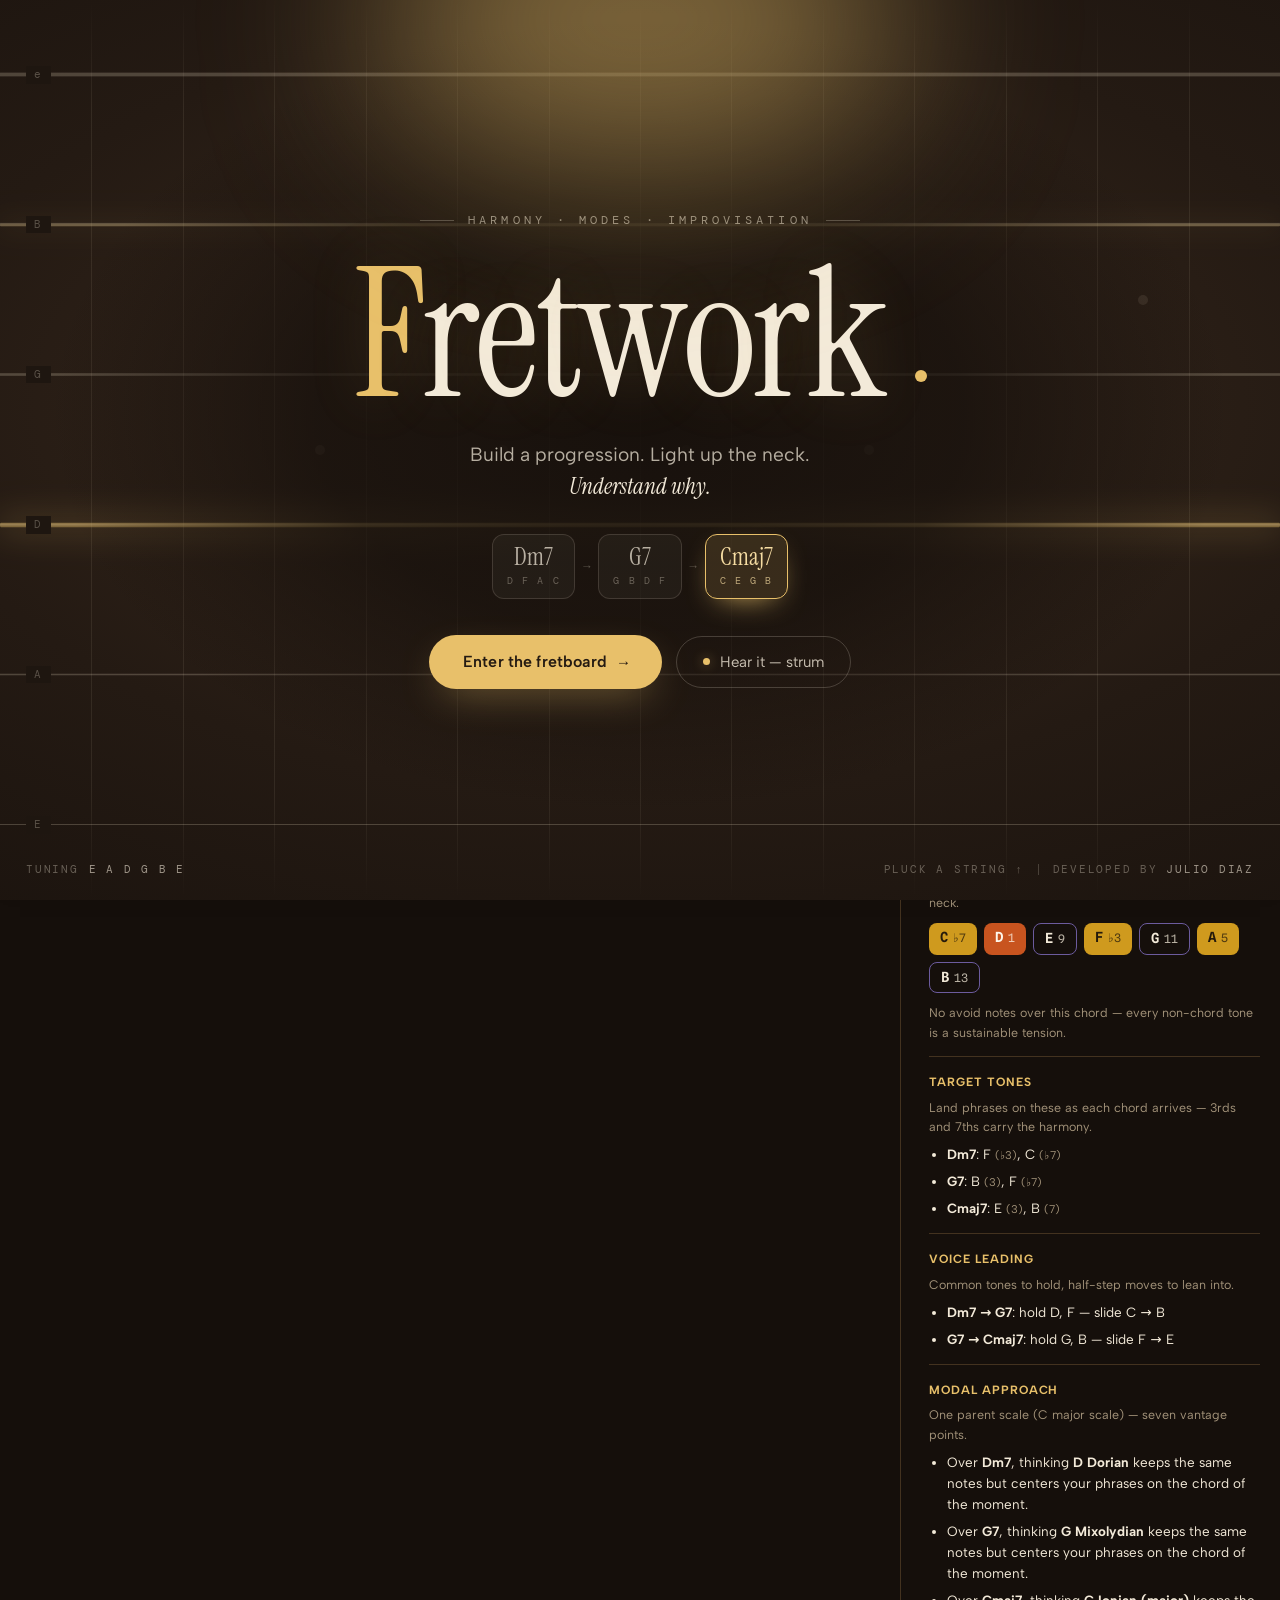
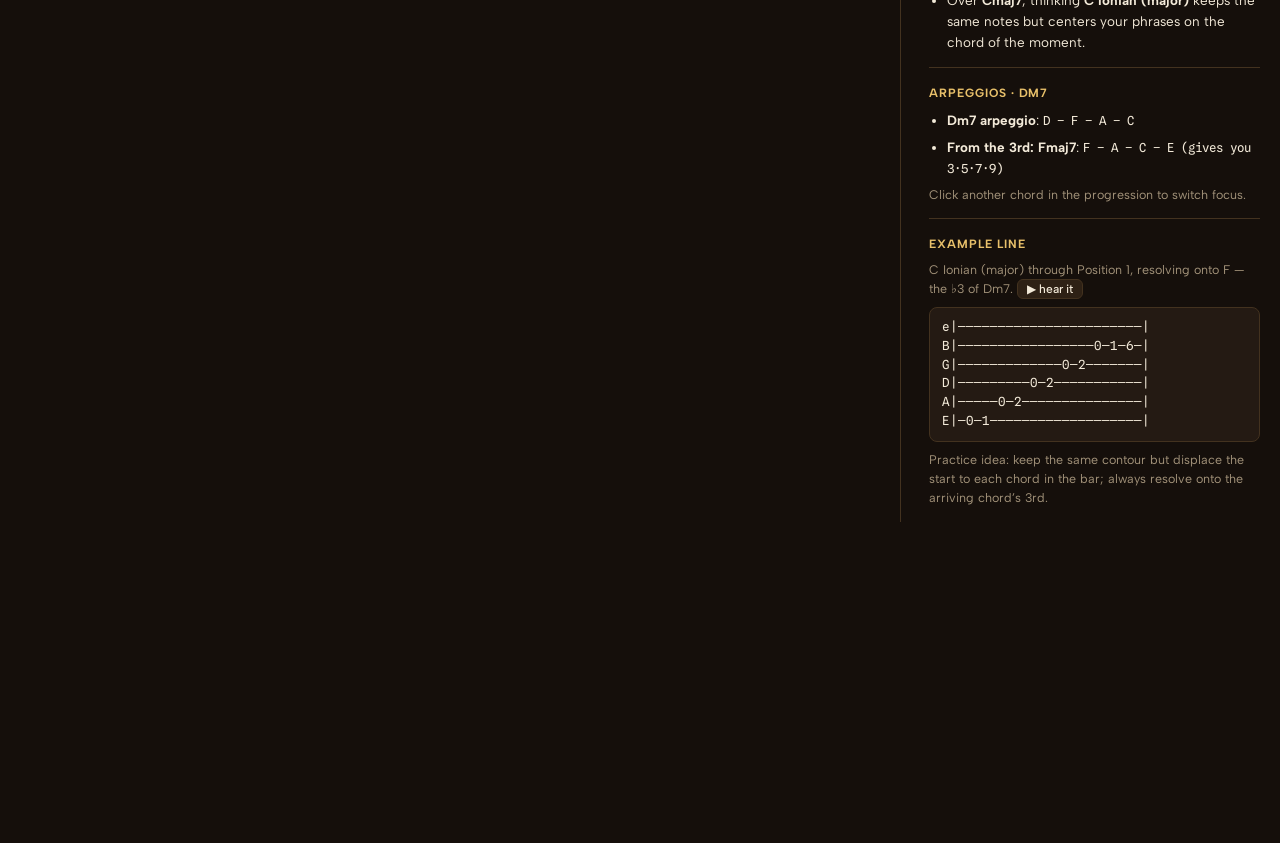
<file: index.html>
<!doctype html><html lang="en"><head><meta charset="utf-8"><meta name="viewport" content="width=device-width, initial-scale=1"></head><body>
<title>Fretwork</title>
<link rel="stylesheet" href="https://fonts.googleapis.com/css2?family=Instrument+Serif:ital@0;1&family=DM+Mono:wght@400;500&family=Albert+Sans:wght@400;500;600;700&family=Spline+Sans+Mono:wght@400;600&display=swap">
<style>
/* ============================================================
   Fretwork — styles
   Tokens: complete light palette on :root; dark redefines tokens
   only, twice (media-guarded + explicit data-theme).
   ============================================================ */

:root {
  --bg: #f6f1e6;
  --surface: #fdfaf3;
  --surface2: #efe8d8;
  --border: #ddd2bc;
  --ink: #2b2318;
  --muted: #7d7159;
  --accent: #a4762a;
  --accent-ink: #fdfaf3;
  --accent-soft: #a4762a22;
  --avoid: #b23a2c;
  --ring: #efe3c4;
  --deg1: #c13e2e; --deg2: #56789e; --deg3: #bd8524; --deg4: #96598f;
  --deg5: #2c8977; --deg6: #79883a; --deg7: #675cb0;
  --sc0: #bf5636; --sc1: #3c7c9d; --sc2: #6c8933; --sc3: #855aa8;
  /* Semantic note-function hues (design critique §4). Same in both
     themes — they live mostly on the always-dark neck. Never used
     for UI chrome. */
  --fn-root: #c8541f;
  --fn-chord: #cf9a1e;
  --fn-scale: #3f8f74;
  --fn-tension: #6c5b9e;
  --fn-avoid: #b3a894;
}
@media (prefers-color-scheme: dark) {
  :root:not([data-theme="light"]) {
    --bg: #150f0b;
    --surface: #241a13;
    --surface2: #2e2115;
    --border: #43321f;
    --ink: #f3ead9;
    --muted: #a3937a;
    --accent: #e8c06a;
    --accent-ink: #241a12;
    --accent-soft: #e8c06a2b;
    --avoid: #e06552;
    --ring: #efe3c4;
    --deg1: #e4614c; --deg2: #7aa2ca; --deg3: #dfa63f; --deg4: #c07eb8;
    --deg5: #48b19a; --deg6: #a4b352; --deg7: #9c90dd;
    --sc0: #e07a54; --sc1: #5fa8cc; --sc2: #9cba4f; --sc3: #b287d6;
  }
}
:root[data-theme="dark"] {
  --bg: #150f0b;
  --surface: #241a13;
  --surface2: #2e2115;
  --border: #43321f;
  --ink: #f3ead9;
  --muted: #a3937a;
  --accent: #e8c06a;
  --accent-ink: #241a12;
  --accent-soft: #e8c06a2b;
  --avoid: #e06552;
  --ring: #efe3c4;
  --deg1: #e4614c; --deg2: #7aa2ca; --deg3: #dfa63f; --deg4: #c07eb8;
  --deg5: #48b19a; --deg6: #a4b352; --deg7: #9c90dd;
  --sc0: #e07a54; --sc1: #5fa8cc; --sc2: #9cba4f; --sc3: #b287d6;
}

* { box-sizing: border-box; }
[hidden] { display: none !important; }
.prog-rail, .fret-scroll, .lib-diagram, .tab { scrollbar-color: var(--border) transparent; scrollbar-width: thin; }
body {
  margin: 0;
  background: var(--bg);
  color: var(--ink);
  font-family: 'Albert Sans', system-ui, sans-serif;
  font-size: 15px;
  line-height: 1.55;
}
#app { max-width: 1280px; margin: 0 auto; padding: 0 20px 40px; }
.mono, select, input[type="search"] { font-family: 'Spline Sans Mono', ui-monospace, monospace; }
.mono { font-size: 0.92em; }
.muted { color: var(--muted); }
.small { font-size: 12.5px; }
h2, h3 { text-wrap: balance; }

/* ---------- header ---------- */
.top {
  display: flex; align-items: center; gap: 20px; flex-wrap: wrap;
  padding: 18px 0 14px;
  border-bottom: 1px solid var(--border);
  margin-bottom: 18px;
}
.brand { display: flex; align-items: baseline; gap: 12px; margin-right: auto; }
.wordmark {
  font-family: 'Instrument Serif', Georgia, serif;
  font-size: 34px; letter-spacing: 0.01em;
}
.tagline { color: var(--muted); font-size: 12.5px; letter-spacing: 0.08em; text-transform: uppercase; }
.tabs { display: flex; gap: 6px; }
.tab-btn {
  border: 1px solid var(--border); background: var(--surface);
  color: var(--ink); border-radius: 999px; padding: 7px 18px;
  font: 600 14px 'Albert Sans', sans-serif; cursor: pointer;
}
.tab-btn.on { background: var(--accent); border-color: var(--accent); color: var(--accent-ink); }

/* ---------- panels ---------- */
.panel {
  background: var(--surface); border: 1px solid var(--border);
  border-radius: 12px; padding: 18px 20px; margin-bottom: 18px;
}
.panel-head {
  display: flex; align-items: center; justify-content: space-between;
  gap: 14px; flex-wrap: wrap; margin-bottom: 12px;
}
.panel-head h2 {
  font-family: 'Instrument Serif', Georgia, serif;
  font-size: 24px; font-weight: 400; margin: 0;
}
.actions { display: flex; align-items: center; gap: 10px; flex-wrap: wrap; }

.btn, .mini-btn {
  border: 1px solid var(--border); background: var(--surface2); color: var(--ink);
  border-radius: 8px; padding: 6px 12px; cursor: pointer;
  font: 500 13.5px 'Albert Sans', sans-serif;
}
.mini-btn { padding: 2px 9px; font-size: 12px; border-radius: 6px; }
.btn:hover, .mini-btn:hover, .chip:hover { border-color: var(--accent); }
.btn:disabled { opacity: 0.4; cursor: default; }
.btn.primary {
  background: var(--accent); border-color: var(--accent); color: var(--accent-ink);
  font-weight: 600; box-shadow: 0 6px 18px -10px var(--accent);
  transition: transform 0.15s, box-shadow 0.2s, background 0.2s;
}
.btn.primary:hover { transform: translateY(-1px); box-shadow: 0 10px 22px -10px var(--accent); }
.btn.primary.live { background: var(--surface2); color: var(--ink); border-color: var(--accent); box-shadow: 0 0 0 3px var(--accent-soft); }
.icon-btn {
  border: none; background: none; cursor: pointer; font-size: 16px; line-height: 1;
  padding: 4px 6px; border-radius: 8px; color: var(--ink);
}
.icon-btn:hover { background: var(--accent-soft); }

/* ---------- volume ---------- */
.vol { display: inline-flex; align-items: center; gap: 4px; }
input[type="range"] {
  -webkit-appearance: none; appearance: none; height: 4px; border-radius: 2px;
  background: var(--border); outline-offset: 4px; cursor: pointer; margin: 0;
}
input[type="range"]::-webkit-slider-thumb {
  -webkit-appearance: none; appearance: none; width: 14px; height: 14px; border-radius: 50%;
  background: var(--accent); border: 2px solid var(--surface); box-shadow: 0 1px 4px rgba(0,0,0,.35);
}
input[type="range"]::-moz-range-thumb {
  width: 12px; height: 12px; border-radius: 50%;
  background: var(--accent); border: 2px solid var(--surface); box-shadow: 0 1px 4px rgba(0,0,0,.35);
}
#vol { width: 86px; }
#vol.muted { opacity: 0.35; }

/* ---------- transport ---------- */
.transport {
  display: flex; align-items: center; gap: 10px 18px; flex-wrap: wrap;
  padding: 10px 14px; margin: 0 0 12px;
  background: var(--surface); border: 1px solid var(--border); border-radius: 12px;
}
.play-btn { display: inline-flex; align-items: center; gap: 8px; min-width: 96px; justify-content: center; padding: 8px 16px; }
.play-ico { font-size: 12px; }
.tempo { gap: 8px; }
#bpm { width: 120px; }
#bpm-val { min-width: 3ch; text-align: right; color: var(--ink); }
.beat-dots { display: inline-flex; gap: 6px; align-items: center; }
.beat-dots i {
  width: 9px; height: 9px; border-radius: 50%; background: var(--border);
  transition: background 0.08s, transform 0.08s, box-shadow 0.15s;
}
.beat-dots i.down { width: 11px; height: 11px; }
.beat-dots i.on { background: var(--accent); transform: scale(1.35); box-shadow: 0 0 10px var(--accent); }
button:focus-visible, select:focus-visible, input:focus-visible, [data-action]:focus-visible {
  outline: 2px solid var(--accent); outline-offset: 2px;
}

/* ---------- studio spine ---------- */
.studio-grid { display: grid; grid-template-columns: minmax(0, 1fr); gap: 8px 40px; }
@media (min-width: 1100px) {
  .studio-grid { grid-template-columns: minmax(0, 1fr) 360px; }
  .studio-rail { border-left: 1px solid var(--border); padding-left: 28px; }
}
.sec { margin-bottom: 38px; }
.sec-head { display: flex; align-items: baseline; justify-content: space-between; gap: 14px; flex-wrap: wrap; }
.sec-title {
  font-family: 'Instrument Serif', Georgia, serif; font-weight: 400;
  font-size: 30px; margin: 0 0 14px;
}
.rail-title { font-size: 21px; color: var(--muted); margin-bottom: 4px; }

/* ---------- progression rail (compact bar) ---------- */
.prog-rail {
  display: flex; align-items: stretch; gap: 8px;
  overflow-x: auto; padding: 4px 2px 10px;
}
.chord-arrow { align-self: center; color: var(--muted); font-size: 16px; }
.chord-card {
  position: relative; min-width: 106px; flex: 0 0 auto;
  background: var(--surface2); border: 1.5px solid var(--border);
  border-radius: 10px; padding: 8px 26px 9px 12px; cursor: pointer;
  transition: border-color 0.15s, transform 0.15s;
}
.chord-card.focused { border-color: var(--accent); box-shadow: 0 0 0 3px var(--accent-soft); }
.chord-card:hover { transform: translateY(-1px); }
.chord-card.playing {
  border-color: var(--accent); background: var(--accent-soft);
  box-shadow: 0 0 0 3px var(--accent-soft), 0 12px 30px -16px var(--accent);
  overflow: hidden;
}
.chord-card.playing::after {
  content: ''; position: absolute; left: 0; bottom: 0; height: 3px; width: 100%;
  background: var(--accent); transform-origin: left; transform: scaleX(0);
  animation: fw-progress var(--len, 2.4s) linear forwards;
}
.chord-card.playing .chord-sym { color: var(--accent); }
@keyframes fw-progress { from { transform: scaleX(0); } to { transform: scaleX(1); } }
.chord-sym {
  font-family: 'Instrument Serif', Georgia, serif;
  font-size: 26px; line-height: 1.1; cursor: pointer;
}
.chord-sym:hover { color: var(--accent); }
.chord-notes { color: var(--muted); font-size: 11px; margin-top: 2px; }
.chord-remove {
  position: absolute; top: 0; right: 0;
  border: none; background: none; color: var(--muted);
  font-size: 15px; cursor: pointer; border-radius: 10px;
  width: 28px; height: 28px; line-height: 28px; text-align: center; padding: 0;
}
.chord-remove:hover { color: var(--avoid); background: var(--accent-soft); }
.chord-remove:disabled { opacity: 0.25; cursor: default; }
.add-chip {
  flex: 0 0 auto; align-self: center; width: 40px; height: 40px;
  border-radius: 50%; border: 1px dashed var(--border); background: none;
  color: var(--muted); font-size: 17px; cursor: pointer;
}
.add-chip:hover { border-color: var(--accent); color: var(--accent); }
.add-chip:disabled { opacity: 0.3; cursor: default; }

/* ---------- chord editor (tap targets, no dropdowns) ---------- */
.editor { margin-top: 10px; display: grid; gap: 8px; }
.ed-label { font-size: 11px; letter-spacing: 0.16em; text-transform: uppercase; color: var(--muted); }
.ed-row { display: flex; flex-wrap: wrap; gap: 5px; }
.ed-types { flex-wrap: nowrap; overflow-x: auto; padding-bottom: 4px; scrollbar-color: var(--border) transparent; scrollbar-width: thin; }
.ed-btn {
  flex: 0 0 auto; border: 1px solid var(--border); background: var(--surface2);
  color: var(--ink); border-radius: 7px; padding: 5px 10px; cursor: pointer;
  font: 500 12.5px 'Spline Sans Mono', ui-monospace, monospace;
}
.ed-btn:hover { border-color: var(--accent); }
.ed-btn.on { background: var(--accent); border-color: var(--accent); color: var(--accent-ink); }

/* ---------- the answer (three tiers) ---------- */
.badge {
  font-size: 11px; font-weight: 600; letter-spacing: 0.05em;
  padding: 2px 9px; border-radius: 999px;
  background: var(--accent-soft); color: var(--accent);
  border: 1px solid var(--accent);
}
.answer { border-left: 3px solid var(--accent); padding: 4px 0 6px 18px; margin: 0 0 20px; }
.answer-status {
  font-size: 11px; letter-spacing: 0.18em; text-transform: uppercase;
  color: var(--accent); margin-bottom: 8px;
}
.answer-reason {
  font-family: 'Instrument Serif', Georgia, serif;
  font-size: 23px; line-height: 1.35; margin: 0 0 14px;
  max-width: 34ch; text-wrap: pretty;
}
.answer-reason b { font-weight: 400; color: var(--accent); }
.chip-row { display: flex; flex-wrap: wrap; gap: 7px; }
.chip {
  border: 1px solid var(--border); background: var(--surface); color: var(--ink);
  border-radius: 999px; padding: 5px 13px; cursor: pointer;
  font: 500 13px 'Albert Sans', sans-serif; text-align: left;
}
.chip small { color: var(--muted); font-weight: 400; }
.chip.on { background: var(--accent); border-color: var(--accent); color: var(--accent-ink); }
.chip.on small { color: var(--accent-ink); opacity: 0.75; }
/* fill bar behind a chip: length encodes fit (critique §2) */
.chip.bar.gold { background: linear-gradient(to right, rgba(232,192,106,.18) var(--fill), transparent var(--fill)); }
.chip.bar.dull { background: linear-gradient(to right, rgba(179,168,148,.15) var(--fill), transparent var(--fill)); color: var(--muted); }
.chip.bar.on { background: var(--accent); color: var(--accent-ink); }
.more { margin: 16px 0; }
.more summary { cursor: pointer; color: var(--muted); font-size: 13.5px; padding: 4px 0; }
.more > div { padding-top: 10px; }
#alt-row h3, #selected-scales h3, #perchord-block h3 {
  font-size: 12px; text-transform: uppercase; letter-spacing: 0.08em;
  color: var(--muted); margin: 18px 0 8px;
}
.perchord-row { display: flex; align-items: baseline; gap: 12px; margin-bottom: 7px; flex-wrap: wrap; }
.pc-label { min-width: 72px; font-weight: 600; }
.sel-row { display: flex; flex-wrap: wrap; gap: 8px; }
.sel-pill {
  display: inline-flex; align-items: center; gap: 7px;
  border: 1px solid var(--border); border-radius: 999px;
  background: var(--surface2); padding: 5px 8px 5px 10px; font-size: 13.5px;
}
.sel-pill button { border: none; background: none; color: var(--muted); cursor: pointer; font-size: 13px; padding: 0 3px; }
.sel-pill button:hover { color: var(--accent); }
.swatch {
  display: inline-block; width: 13px; height: 13px; border-radius: 50%;
  border: 1px solid #00000033;
}
.swatch.ring { background: none; border: 2px dashed var(--muted); }

/* ---------- reference rail (chrome-less theory) ---------- */
.theory-stack { display: block; }
.tcard { border-top: 1px solid var(--border); padding: 16px 0 8px; }
.tcard h3 {
  margin: 0 0 6px; font-size: 12px; font-weight: 700;
  text-transform: uppercase; letter-spacing: 0.08em; color: var(--accent);
}
.tcard ul { margin: 8px 0 0; padding-left: 18px; }
.tcard li { margin-bottom: 6px; font-size: 13.5px; }
.tcard p { margin: 6px 0; }
.theory-sub { margin-bottom: 10px; }
.theory-sub p { margin: 3px 0; }
.nchip-row { display: flex; flex-wrap: wrap; gap: 7px; margin: 10px 0; }
.nchip {
  display: inline-flex; align-items: baseline; gap: 5px;
  padding: 4px 11px; border-radius: 8px; font-weight: 600; font-size: 14px;
  font-family: 'Spline Sans Mono', monospace;
}
.nchip small { font-weight: 400; color: inherit; opacity: 0.75; }
.nchip.root { background: var(--fn-root); color: #fdf6ea; }
.nchip.chord { background: var(--fn-chord); color: #241a0c; }
.nchip.tension { border: 1.5px solid var(--fn-tension); color: var(--ink); }
.nchip.avoid { border: 1.5px solid var(--fn-avoid); color: var(--muted); text-decoration: line-through; }
.tab {
  background: var(--surface); border: 1px solid var(--border); border-radius: 8px;
  padding: 10px 12px; overflow-x: auto; font-size: 12.5px; line-height: 1.5;
  margin: 8px 0;
}

/* ---------- docked neck (critique §1: always visible) ---------- */
#neck-dock {
  position: fixed; left: 0; right: 0; bottom: 0; z-index: 30;
  background: var(--surface); border-top: 1px solid var(--border);
  box-shadow: 0 -14px 34px -20px rgba(0, 0, 0, 0.55);
}
.dock-bar, .dock-body { max-width: 1460px; margin: 0 auto; }
.dock-bar { display: flex; align-items: center; gap: 16px; flex-wrap: wrap; padding: 8px 18px 4px; }
.dock-toggle {
  border: none; background: none; color: var(--ink); cursor: pointer;
  font-family: 'Instrument Serif', Georgia, serif; font-size: 20px; padding: 2px 6px 2px 0;
}
#neck-dock .fret-controls { margin-left: auto; }
.dock-body { padding: 0 18px 10px; }
#neck-dock.collapsed .dock-body, #neck-dock.collapsed .fret-controls { display: none; }
.dock-foot { display: flex; align-items: baseline; justify-content: space-between; gap: 10px 20px; flex-wrap: wrap; }

.fret-controls { display: flex; align-items: center; gap: 14px; flex-wrap: wrap; }
.ctl { display: inline-flex; align-items: center; gap: 6px; font-size: 13px; color: var(--muted); }
.ctl select {
  padding: 5px 8px; border-radius: 7px; border: 1px solid var(--border);
  background: var(--surface2); color: var(--ink); font-size: 12.5px;
}
.chk { display: inline-flex; align-items: center; gap: 5px; font-size: 13px; color: var(--muted); cursor: pointer; }
.chk input { accent-color: var(--accent); }
.pos-controls { display: inline-flex; align-items: center; gap: 8px; }
.fret-scroll { overflow-x: auto; padding-bottom: 4px; }
#fret-wrap svg { min-width: 1080px; display: block; }
#fret-wrap svg.fb-compact { min-width: 0; }
g.note.clickable { cursor: pointer; }
g.note.clickable > circle:first-of-type { transition: filter 0.15s; }
g.note.clickable:hover > circle:first-of-type { filter: brightness(1.18); }
/* played-note pulse: an expanding ring plus a brief glow */
g.note.lit { opacity: 1 !important; }
g.note.lit > circle:first-of-type { filter: brightness(1.35) drop-shadow(0 0 5px #f6dda3); }
circle.ping {
  fill: none; stroke: #f6dda3; stroke-width: 2.2; pointer-events: none;
  transform-box: fill-box; transform-origin: center;
  animation: fw-ping 0.7s cubic-bezier(0.2, 0.7, 0.3, 1) forwards;
}
@keyframes fw-ping { from { transform: scale(0.6); opacity: 0.95; } to { transform: scale(2.4); opacity: 0; } }
.legend { display: flex; flex-wrap: wrap; gap: 6px 16px; margin-top: 6px; font-size: 12.5px; color: var(--muted); }
.lg { display: inline-flex; align-items: center; gap: 6px; }
.status { margin-top: 6px; font-size: 12px; color: var(--muted); min-height: 1.5em; }

/* ---------- library ---------- */
#lib-search {
  border: 1px solid var(--border); background: var(--surface2); color: var(--ink);
  border-radius: 8px; padding: 8px 14px; font-size: 13.5px; width: min(360px, 100%);
}
.lib-cats { margin-bottom: 16px; }
.lib-grid {
  display: grid; gap: 14px;
  grid-template-columns: repeat(auto-fill, minmax(330px, 1fr));
}
.lib-card {
  border: 1px solid var(--border); border-radius: 10px;
  background: var(--surface2); padding: 14px 16px;
  display: flex; flex-direction: column;
}
.lib-card header { display: flex; align-items: center; justify-content: space-between; gap: 10px; }
.lib-card h3 {
  margin: 0; font-family: 'Instrument Serif', Georgia, serif;
  font-weight: 400; font-size: 19px;
}
.lib-body { font-size: 13.5px; }
.lib-body p { margin: 8px 0; }
.lib-diagram { margin-top: auto; padding-top: 8px; overflow-x: auto; }
.lib-actions { display: flex; align-items: center; gap: 10px; margin-top: 8px; flex-wrap: wrap; }

/* ---------- footer ---------- */
.foot {
  color: var(--muted); font-size: 12.5px; text-align: center;
  padding: 10px 0 0; border-top: 1px solid var(--border);
}

/* ---------- splash ----------
   Ported from the user's Claude Design canvas ("fretwork-splash").
   Deliberately single-theme: dark-wood stage curtain in both modes;
   every color explicit. Accent: #e8c06a gold. */
#splash {
  position: fixed; inset: 0; z-index: 50; overflow: hidden auto;
  background: radial-gradient(120% 90% at 50% 45%, #3a2a1e 0%, #241a13 48%, #150f0b 100%);
  color: #f3ead9;
  transition: opacity 0.7s ease, visibility 0.7s;
}
#splash.gone { opacity: 0; visibility: hidden; pointer-events: none; }
.sp-frets { position: absolute; inset: 0; opacity: 0.5; }
.sp-fret {
  position: absolute; top: 0; bottom: 0; width: 1px;
  background: linear-gradient(to bottom, rgba(255,238,205,0) 0%, rgba(255,238,205,.16) 12%, rgba(255,238,205,.16) 88%, rgba(255,238,205,0) 100%);
}
.sp-markers { position: absolute; inset: 0; }
.sp-marker { position: absolute; width: 10px; height: 10px; border-radius: 50%; background: rgba(255,238,205,.1); }
.sp-strings { position: absolute; inset: 0; }
.sp-string { position: absolute; left: 0; right: 0; cursor: pointer; display: flex; align-items: center; }
.sp-line { position: relative; flex: 1; height: 1px; }
.sp-line-base { position: absolute; inset: 0; background: rgba(240,225,200,.22); transform-origin: center; }
.sp-line-glow {
  position: absolute; left: 0; right: 0; top: 50%; height: 2px; margin-top: -1px;
  border-radius: 2px; background: #e8c06a; box-shadow: 0 0 22px 3px rgba(232,192,106,.45);
  opacity: 0; transform-origin: center;
}
.sp-string-label {
  position: absolute; left: 26px; font-family: 'DM Mono', ui-monospace, monospace;
  font-size: 11px; letter-spacing: 0.18em; color: rgba(243,234,217,.28);
  background: #1e1610; padding: 0 8px;
}
.sp-vignette {
  position: absolute; inset: 0; pointer-events: none;
  background: radial-gradient(46% 44% at 50% 46%, rgba(21,15,11,.94) 0%, rgba(21,15,11,.72) 55%, rgba(21,15,11,0) 100%);
}
.sp-center {
  position: relative; min-height: 100vh; pointer-events: none;
  display: flex; flex-direction: column; align-items: center; justify-content: center;
  gap: 30px; padding: 96px 32px;
}
.sp-center button { pointer-events: auto; }
.sp-eyebrow { display: flex; align-items: center; gap: 14px; animation: fw-fade 1s ease 0.1s both; }
.sp-eyebrow i { width: 34px; height: 1px; background: rgba(243,234,217,.25); }
.sp-eyebrow span {
  font-family: 'DM Mono', ui-monospace, monospace; font-size: 12px;
  letter-spacing: 0.34em; text-transform: uppercase; color: rgba(243,234,217,.55);
}
.sp-title {
  margin: 0; font-family: 'Instrument Serif', Georgia, serif; font-weight: 400;
  font-size: clamp(72px, 15vw, 180px); line-height: 0.84; letter-spacing: -0.02em;
  display: flex; flex-wrap: wrap; justify-content: center;
}
.sp-letter {
  display: inline-block; color: #f3ead9; text-shadow: 0 0 60px rgba(232,192,106,.18);
  animation: fw-rise 0.95s cubic-bezier(0.2, 0.8, 0.2, 1) both;
}
.sp-letter.accent { color: #e8c06a; }
.sp-space { display: inline-block; width: 0.18em; }
.sp-caret {
  display: inline-block; align-self: flex-end; width: 12px; height: 12px;
  border-radius: 50%; background: #e8c06a; margin-bottom: 0.16em;
  animation: fw-caret 1.6s steps(1, end) 1.2s infinite;
}
.sp-tag {
  margin: 0; font-size: clamp(16px, 1.5vw, 21px); line-height: 1.5;
  color: rgba(243,234,217,.72); text-align: center; max-width: 30ch;
  text-wrap: pretty; animation: fw-fade 1s ease 0.75s both;
}
.sp-tag em {
  font-family: 'Instrument Serif', Georgia, serif; font-style: italic;
  font-size: 1.18em; color: #f3ead9;
}
.sp-chords {
  display: flex; flex-wrap: wrap; align-items: center; justify-content: center;
  gap: 8px; animation: fw-fade 1s ease 0.9s both;
}
.sp-chip {
  min-width: 74px; padding: 10px 14px 11px; border-radius: 12px; cursor: pointer;
  text-align: center; border: 1px solid rgba(243,234,217,.14);
  background: rgba(243,234,217,.04); box-shadow: none; color: inherit;
  display: inline-flex; flex-direction: column; align-items: center; gap: 5px;
  transition: transform 0.3s cubic-bezier(0.2, 0.8, 0.2, 1), background 0.3s ease, border-color 0.3s ease;
}
.sp-chip:hover { transform: translateY(-3px); }
.sp-chip.on {
  border-color: #e8c06a; background: rgba(232,192,106,.14);
  box-shadow: 0 10px 30px -14px #e8c06a;
}
.sp-chip .nm { font-family: 'Instrument Serif', Georgia, serif; font-size: 24px; line-height: 1; color: rgba(243,234,217,.72); }
.sp-chip.on .nm { color: #f6dda3; }
.sp-chip .nt { font-family: 'DM Mono', ui-monospace, monospace; font-size: 10px; letter-spacing: 0.16em; color: rgba(243,234,217,.34); }
.sp-chip.on .nt { color: rgba(246,221,163,.7); }
.sp-chord-arrow { font-family: 'DM Mono', monospace; font-size: 12px; color: rgba(243,234,217,.3); }
.sp-cta {
  display: flex; flex-wrap: wrap; align-items: center; justify-content: center;
  gap: 14px; margin-top: 6px; animation: fw-fade 1s ease 1.05s both;
}
.sp-enter {
  display: inline-flex; align-items: center; gap: 12px; padding: 17px 34px;
  border: none; border-radius: 999px; cursor: pointer;
  background: #e8c06a; color: #241a12;
  font: 600 16px 'Albert Sans', sans-serif; letter-spacing: 0.01em;
  box-shadow: 0 14px 40px -12px rgba(232,192,106,.45);
  transition: transform 0.3s cubic-bezier(0.2, 0.8, 0.2, 1), box-shadow 0.3s ease;
}
.sp-enter:hover { transform: translateY(-3px); box-shadow: 0 22px 52px -14px rgba(232,192,106,.7); }
.sp-enter:focus-visible, .sp-strum:focus-visible, .sp-chip:focus-visible { outline: 2px solid #f3ead9; outline-offset: 3px; }
.sp-arrow { font-family: 'DM Mono', monospace; font-size: 15px; }
.sp-strum {
  display: inline-flex; align-items: center; gap: 10px; padding: 16px 26px;
  border-radius: 999px; cursor: pointer; background: none;
  border: 1px solid rgba(243,234,217,.2); color: rgba(243,234,217,.8);
  font: 400 15px 'Albert Sans', sans-serif;
  transition: border-color 0.3s ease, color 0.3s ease, transform 0.3s cubic-bezier(0.2, 0.8, 0.2, 1);
}
.sp-strum:hover { border-color: rgba(243,234,217,.5); color: #f3ead9; transform: translateY(-3px); }
.sp-dot { width: 7px; height: 7px; border-radius: 50%; background: #e8c06a; box-shadow: 0 0 12px rgba(232,192,106,.45); }
.sp-foot {
  position: absolute; bottom: 22px; display: flex; align-items: center; gap: 10px;
  font-family: 'DM Mono', ui-monospace, monospace; font-size: 11px;
  letter-spacing: 0.16em; color: rgba(243,234,217,.34);
  animation: fw-fade 1.4s ease 1.3s both;
}
.sp-foot b { font-weight: 400; color: rgba(243,234,217,.6); }
.sp-foot-l { left: 26px; }
.sp-foot-r { right: 26px; gap: 14px; }
.sp-sep { width: 1px; height: 11px; background: rgba(243,234,217,.2); }
.sp-halo {
  position: absolute; top: -140px; left: 50%; margin-left: -260px;
  width: 520px; height: 320px; border-radius: 50%;
  background: rgba(232,192,106,.45); filter: blur(90px);
  pointer-events: none; animation: fw-halo 9s ease-in-out infinite;
}
@keyframes fw-rise { from { opacity: 0; transform: translateY(26px) rotate(-2deg); } to { opacity: 1; transform: none; } }
@keyframes fw-fade { from { opacity: 0; } to { opacity: 1; } }
@keyframes fw-halo { 0%, 100% { opacity: 0.32; transform: scale(1); } 50% { opacity: 0.6; transform: scale(1.06); } }
@keyframes fw-caret { 0%, 45% { opacity: 1; } 50%, 100% { opacity: 0; } }
@media (max-width: 560px) {
  .sp-foot { font-size: 10px; gap: 7px; }
  .sp-foot-r { right: 14px; } .sp-foot-l { left: 14px; }
}

/* ---------- responsive ---------- */
@media (max-width: 640px) {
  #app { padding: 0 10px 30px; }
  .transport { padding: 8px 10px; gap: 8px 12px; }
  #bpm { width: 90px; }
  #vol { width: 60px; }
  .panel { padding: 13px 13px; }
  .wordmark { font-size: 27px; }
  .tagline { display: none; }
  .chord-card { min-width: 96px; }
  .panel-head h2 { font-size: 21px; }
  .sec-title { font-size: 24px; }
  .answer-reason { font-size: 19px; }
  .dock-bar { padding: 6px 12px 4px; }
  .dock-body { padding: 0 12px 8px; }
}
@media (prefers-reduced-motion: reduce) {
  * { transition: none !important; animation: none !important; }
}
</style>
<div id="app">
<div id="splash">
  <div class="sp-frets" aria-hidden="true"></div>
  <div class="sp-markers" aria-hidden="true"></div>
  <div class="sp-strings"></div>
  <div class="sp-vignette" aria-hidden="true"></div>
  <div class="sp-center">
    <div class="sp-eyebrow"><i></i><span>Harmony · Modes · Improvisation</span><i></i></div>
    <h1 class="sp-title" id="sp-title"></h1>
    <p class="sp-tag">Build a progression. Light up the neck. <em>Understand why.</em></p>
    <div class="sp-chords" id="sp-chords"></div>
    <div class="sp-cta">
      <button id="enter-btn" class="sp-enter">Enter the fretboard <span class="sp-arrow">→</span></button>
      <button id="strum-btn" class="sp-strum" type="button"><span class="sp-dot"></span><span id="strum-label">Hear it — strum</span></button>
    </div>
  </div>
  <div class="sp-foot sp-foot-l">TUNING <b>E A D G B E</b></div>
  <div class="sp-foot sp-foot-r"><span>PLUCK A STRING ↑</span><span class="sp-sep"></span><span>DEVELOPED BY <b>JULIO DIAZ</b></span></div>
  <div class="sp-halo" aria-hidden="true"></div>
</div>

<header class="top">
  <div class="brand">
    <span class="wordmark">Fretwork</span>
    <span class="tagline">harmony · modes · improvisation</span>
  </div>
  <nav class="tabs" aria-label="Views">
    <button class="tab-btn" data-action="tab" data-tab="studio">Studio</button>
    <button class="tab-btn" data-action="tab" data-tab="library">Library</button>
  </nav>
  <div class="vol" title="Volume">
    <button id="mute-btn" class="icon-btn" data-action="mute" aria-label="Mute" aria-pressed="false">🔊</button>
    <input id="vol" type="range" min="0" max="100" value="80" aria-label="Volume">
  </div>
  <button id="theme-btn" class="btn theme-btn" data-action="theme" title="Theme">● dark</button>
</header>

<main id="view-studio">
  <div class="studio-grid">
    <div class="studio-main">
      <section class="sec">
        <div class="sec-head">
          <h2 class="sec-title">Progression</h2>
          <span id="prog-count" class="muted small"></span>
        </div>
        <div class="transport" role="group" aria-label="Playback">
          <button id="play-btn" class="btn primary play-btn" data-action="play-prog" aria-pressed="false" title="Play / stop (space)"><span class="play-ico">▶</span><span id="play-label">Play</span></button>
          <span id="beat-dots" class="beat-dots" aria-hidden="true"></span>
          <label class="ctl tempo">Tempo
            <input id="bpm" type="range" min="40" max="220" value="96" aria-label="Tempo in beats per minute">
            <span id="bpm-val" class="mono">96</span>
          </label>
          <label class="ctl">Beats
            <select id="beats" aria-label="Beats per chord">
              <option value="2">2 / chord</option>
              <option value="4" selected>4 / chord</option>
              <option value="8">8 / chord</option>
            </select>
          </label>
          <label class="chk"><input type="checkbox" id="opt-loop" checked> loop</label>
          <label class="chk"><input type="checkbox" id="opt-follow" checked> follow</label>
        </div>
        <div id="prog-rail" class="prog-rail"></div>
        <div id="chord-editor"></div>
      </section>

      <section class="sec">
        <h2 class="sec-title" id="answer-heading">The answer</h2>
        <div id="answer-card"></div>
        <div id="alt-row"></div>
        <details id="more-scales" class="more"><summary></summary><div></div></details>
        <div id="selected-scales"></div>
      </section>
    </div>

    <aside class="studio-rail">
      <h2 class="sec-title rail-title">Reference</h2>
      <div id="perchord-block"></div>
      <div id="theory-panel" class="theory-stack"></div>
    </aside>
  </div>
</main>

<main id="view-library" hidden>
  <section class="panel">
    <div class="panel-head">
      <h2>Theory library</h2>
      <input id="lib-search" type="search" placeholder="Search scales, chords, harmony…" aria-label="Search the library">
    </div>
    <div id="lib-cats" class="chip-row lib-cats"></div>
    <div id="lib-list" class="lib-grid"></div>
  </section>
  <footer class="foot">
    Build a progression → light up the neck → understand why. All sound is synthesized live in your browser.
  </footer>
</main>
</div>

<div id="neck-dock">
  <div class="dock-bar">
    <button id="dock-toggle" class="dock-toggle" data-action="dock-toggle" aria-expanded="true">The neck <span id="dock-caret">▾</span></button>
    <div class="fret-controls">
      <label class="ctl">Labels
        <select id="label-mode">
          <option value="names" selected>Note names</option>
          <option value="intervals">Intervals (♭3, ♯4…)</option>
          <option value="degrees">Degrees (1–7)</option>
          <option value="none">None</option>
        </select>
      </label>
      <label class="ctl">View
        <select id="view-mode">
          <option value="full" selected>Full neck</option>
          <option value="caged">CAGED positions</option>
          <option value="3nps">3 notes per string</option>
          <option value="custom">Custom shape</option>
        </select>
      </label>
      <label class="chk"><input type="checkbox" id="opt-roots" checked> scale root ring</label>
      <span id="pos-controls" class="pos-controls" hidden>
        <button class="btn" data-action="pos-prev" aria-label="Previous position">‹</button>
        <span id="pos-label" class="small"></span>
        <button class="btn" data-action="pos-next" aria-label="Next position">›</button>
      </span>
      <button class="btn" id="clear-custom" data-action="clear-custom" hidden>Clear shape</button>
    </div>
  </div>
  <div class="dock-body">
    <div class="fret-scroll"><div id="fret-wrap"></div></div>
    <div class="dock-foot">
      <div id="fret-legend" class="legend"></div>
      <div id="fret-status" class="status mono" aria-live="polite">Click any note to hear it and see what it does over the focused chord.</div>
    </div>
  </div>
</div>
<script>
/* ============================================================
   Fretwork — theory data layer
   Single source of truth: every scale and chord is defined by a
   degree-formula array; semitones are derived from it, so the
   displayed formula can never disagree with the computed notes.
   ============================================================ */

const DEG_SEMITONES = {
  '1': 0, '♭2': 1, '2': 2, '♯2': 3, '♭3': 3, '3': 4, '4': 5, '♯4': 6,
  '♭5': 6, '5': 7, '♯5': 8, '♭6': 8, '6': 9, '♭♭7': 9, '♭7': 10, '7': 11,
  '♭9': 1, '9': 2, '♯9': 3, '11': 5, '♯11': 6, '♭13': 8, '13': 9,
};

const LETTERS = ['C', 'D', 'E', 'F', 'G', 'A', 'B'];
const LETTER_PCS = { C: 0, D: 2, E: 4, F: 5, G: 7, A: 9, B: 11 };

// Preferred spelling per pitch class (jazz-leaning: flats for black keys except F♯)
const PC_PREFERRED = ['C', 'D♭', 'D', 'E♭', 'E', 'F', 'F♯', 'G', 'A♭', 'A', 'B♭', 'B'];
const PC_SHARP = ['C', 'C♯', 'D', 'D♯', 'E', 'F', 'F♯', 'G', 'G♯', 'A', 'A♯', 'B'];
const PC_FLAT  = ['C', 'D♭', 'D', 'E♭', 'E', 'F', 'G♭', 'G', 'A♭', 'A', 'B♭', 'B'];
// Root choices offered in dropdowns (dual-named where enharmonic)
const ROOT_CHOICES = [
  { pc: 0, label: 'C' }, { pc: 1, label: 'C♯ / D♭' }, { pc: 2, label: 'D' },
  { pc: 3, label: 'D♯ / E♭' }, { pc: 4, label: 'E' }, { pc: 5, label: 'F' },
  { pc: 6, label: 'F♯ / G♭' }, { pc: 7, label: 'G' }, { pc: 8, label: 'G♯ / A♭' },
  { pc: 9, label: 'A' }, { pc: 10, label: 'A♯ / B♭' }, { pc: 11, label: 'B' },
];

/* ---------------- Chord types ----------------
   family drives tension/avoid-note logic:
   major | minor | dominant | dim | aug | sus            */
const CHORD_TYPES = {
  maj:   { name: 'Major',            symbol: '',       degrees: ['1', '3', '5'],                family: 'major' },
  min:   { name: 'Minor',            symbol: 'm',      degrees: ['1', '♭3', '5'],               family: 'minor' },
  dom7:  { name: 'Dominant 7',       symbol: '7',      degrees: ['1', '3', '5', '♭7'],          family: 'dominant' },
  maj7:  { name: 'Major 7',          symbol: 'maj7',   degrees: ['1', '3', '5', '7'],           family: 'major' },
  min7:  { name: 'Minor 7',          symbol: 'm7',     degrees: ['1', '♭3', '5', '♭7'],         family: 'minor' },
  maj6:  { name: 'Major 6',          symbol: '6',      degrees: ['1', '3', '5', '6'],           family: 'major' },
  min6:  { name: 'Minor 6',          symbol: 'm6',     degrees: ['1', '♭3', '5', '6'],          family: 'minor' },
  mMaj7: { name: 'Minor–major 7',    symbol: 'm(maj7)',degrees: ['1', '♭3', '5', '7'],          family: 'minor' },
  dim:   { name: 'Diminished',       symbol: 'dim',    degrees: ['1', '♭3', '♭5'],              family: 'dim' },
  dim7:  { name: 'Diminished 7',     symbol: 'dim7',   degrees: ['1', '♭3', '♭5', '♭♭7'],       family: 'dim' },
  m7b5:  { name: 'Half-diminished',  symbol: 'm7♭5',   degrees: ['1', '♭3', '♭5', '♭7'],        family: 'dim' },
  aug:   { name: 'Augmented',        symbol: 'aug',    degrees: ['1', '3', '♯5'],               family: 'aug' },
  sus2:  { name: 'Sus2',             symbol: 'sus2',   degrees: ['1', '2', '5'],                family: 'sus' },
  sus4:  { name: 'Sus4',             symbol: 'sus4',   degrees: ['1', '4', '5'],                family: 'sus' },
  sus7:  { name: '7sus4',            symbol: '7sus4',  degrees: ['1', '4', '5', '♭7'],          family: 'dominant' },
  dom9:  { name: 'Dominant 9',       symbol: '9',      degrees: ['1', '3', '5', '♭7', '9'],     family: 'dominant' },
  b5:    { name: '7♭5',              symbol: '7♭5',    degrees: ['1', '3', '♭5', '♭7'],         family: 'dominant' },
  s5:    { name: '7♯5',              symbol: '7♯5',    degrees: ['1', '3', '♯5', '♭7'],         family: 'dominant' },
  b9:    { name: '7♭9',              symbol: '7♭9',    degrees: ['1', '3', '5', '♭7', '♭9'],    family: 'dominant' },
  s9:    { name: '7♯9',              symbol: '7♯9',    degrees: ['1', '3', '5', '♭7', '♯9'],    family: 'dominant' },
  alt:   { name: '7alt',             symbol: '7alt',   degrees: ['1', '3', '♭7', '♭9', '♯9', '♭5', '♯5'], family: 'dominant' },
};

/* ---------------- Scales & modes ---------------- */
const SCALE_CATEGORIES = [
  'Major scale modes', 'Minor scales', 'Harmonic minor', 'Melodic minor modes',
  'Pentatonic & blues', 'Bebop', 'Symmetric',
];

const SCALES = {
  ionian:       { name: 'Ionian (major)',        cat: 'Major scale modes', degrees: ['1','2','3','4','5','6','7'],
    character: 'Bright, stable, resolved — the home base of tonal music.',
    use: 'Major and maj7 chords functioning as the tonic (I).' },
  dorian:       { name: 'Dorian',                cat: 'Major scale modes', degrees: ['1','2','♭3','4','5','6','♭7'],
    character: 'Minor with a bright natural 6 — soulful and open, less dark than Aeolian.',
    use: 'Minor 7 chords, especially the ii chord and modal minor vamps (So What, Oye Como Va).' },
  phrygian:     { name: 'Phrygian',              cat: 'Major scale modes', degrees: ['1','♭2','♭3','4','5','♭6','♭7'],
    character: 'Dark and Spanish-flavored; the ♭2 is its signature tension.',
    use: 'Minor chords in flamenco/metal contexts; the iii chord in a major key.' },
  lydian:       { name: 'Lydian',                cat: 'Major scale modes', degrees: ['1','2','3','♯4','5','6','7'],
    character: 'Floating, dreamlike major sound — the ♯4 removes the major scale’s only avoid note.',
    use: 'Maj7 chords, especially IV; film-score colors; maj7♯11.' },
  mixolydian:   { name: 'Mixolydian',            cat: 'Major scale modes', degrees: ['1','2','3','4','5','6','♭7'],
    character: 'Major with a ♭7 — bluesy, rolling, unresolved. The dominant-chord home scale.',
    use: 'Dominant 7 chords, blues and rock vamps, the V chord.' },
  aeolian:      { name: 'Aeolian (natural minor)', cat: 'Minor scales',    degrees: ['1','2','♭3','4','5','♭6','♭7'],
    character: 'The natural minor scale — melancholy, classic minor-key sound.',
    use: 'Minor tonic chords (i); rock and pop minor keys.' },
  locrian:      { name: 'Locrian',               cat: 'Major scale modes', degrees: ['1','♭2','♭3','4','♭5','♭6','♭7'],
    character: 'Unstable by design: no perfect 5th. At home only over half-diminished chords.',
    use: 'm7♭5 chords (the ii in a minor ii–V–i).' },
  harmonicMinor:{ name: 'Harmonic minor',        cat: 'Harmonic minor',   degrees: ['1','2','♭3','4','5','♭6','7'],
    character: 'Minor with a raised 7 — the aug-2nd gap between ♭6 and 7 gives it an exotic pull.',
    use: 'Minor keys where the V chord is dominant; m(maj7) chords.' },
  phrygDom:     { name: 'Phrygian dominant',     cat: 'Harmonic minor',   degrees: ['1','♭2','3','4','5','♭6','♭7'],
    character: '5th mode of harmonic minor — flamenco, klezmer, surf. Major 3rd against ♭2 and ♭6.',
    use: 'V7 chords resolving to minor (esp. 7♭9); Spanish vamps.' },
  melodicMinor: { name: 'Melodic minor',         cat: 'Melodic minor modes', degrees: ['1','2','♭3','4','5','6','7'],
    character: 'A minor scale whose top half is pure major — smooth, sophisticated minor sound.',
    use: 'm6 and m(maj7) chords; the minor tonic in jazz.' },
  dorianB2:     { name: 'Dorian ♭2',             cat: 'Melodic minor modes', degrees: ['1','♭2','♭3','4','5','6','♭7'],
    character: '2nd mode of melodic minor — Dorian shaded darker by the ♭2.',
    use: 'Susb9 sounds; Phrygian-flavored m7 chords.' },
  lydianAug:    { name: 'Lydian augmented',      cat: 'Melodic minor modes', degrees: ['1','2','3','♯4','♯5','6','7'],
    character: '3rd mode of melodic minor — Lydian pushed further out with a ♯5.',
    use: 'Maj7♯5 chords; dreamlike, unresolved major colors.' },
  lydianDom:    { name: 'Lydian dominant',       cat: 'Melodic minor modes', degrees: ['1','2','3','♯4','5','6','♭7'],
    character: '4th mode of melodic minor — Mixolydian with ♯4. The classic sound over 7♯11.',
    use: 'Non-resolving dominants: tritone subs, backdoor dominants, bVII7.' },
  mixoB6:       { name: 'Mixolydian ♭6',         cat: 'Melodic minor modes', degrees: ['1','2','3','4','5','♭6','♭7'],
    character: '5th mode of melodic minor — a dominant sound that leans toward minor.',
    use: 'V7 resolving to minor; 7♭13 chords.' },
  locrianN2:    { name: 'Locrian ♮2',            cat: 'Melodic minor modes', degrees: ['1','2','♭3','4','♭5','♭6','♭7'],
    character: '6th mode of melodic minor — Locrian with a usable natural 9.',
    use: 'The modern first choice over m7♭5 chords.' },
  altered:      { name: 'Altered (super Locrian)', cat: 'Melodic minor modes', degrees: ['1','♭2','♯2','3','♭5','♭6','♭7'],
    character: '7th mode of melodic minor — every tension altered: ♭9 ♯9 ♭5 ♯5. Maximum pull.',
    use: 'V7alt chords resolving strongly (usually to minor, often to major too).' },
  majPent:      { name: 'Major pentatonic',      cat: 'Pentatonic & blues', degrees: ['1','2','3','5','6'],
    character: 'Five notes, zero avoid notes — the safest bright melodic vocabulary there is.',
    use: 'Major chords and keys; country, pop, rock solos.' },
  minPent:      { name: 'Minor pentatonic',      cat: 'Pentatonic & blues', degrees: ['1','♭3','4','5','♭7'],
    character: 'The guitarist’s mother tongue. Five notes that work over nearly any minor or bluesy chord.',
    use: 'Minor chords, blues, rock — and over dominant chords for a gritty ♯9 color.' },
  minBlues:     { name: 'Minor blues scale',     cat: 'Pentatonic & blues', degrees: ['1','♭3','4','♭5','5','♭7'],
    character: 'Minor pentatonic plus the ♭5 “blue note” — a chromatic passing tone with attitude.',
    use: 'Blues in any form; minor and dominant chords.' },
  majBlues:     { name: 'Major blues scale',     cat: 'Pentatonic & blues', degrees: ['1','2','♭3','3','5','6'],
    character: 'Major pentatonic plus the ♭3 blue note sliding into the 3 — sweet with a smirk.',
    use: 'Major-key blues, western swing, BB King-style major phrasing.' },
  bebopDom:     { name: 'Bebop dominant',        cat: 'Bebop',            degrees: ['1','2','3','4','5','6','♭7','7'],
    character: 'Mixolydian plus a passing natural 7 — eight notes so chord tones land on downbeats.',
    use: 'Dominant 7 chords in swing/bebop lines.' },
  bebopMaj:     { name: 'Bebop major',           cat: 'Bebop',            degrees: ['1','2','3','4','5','♯5','6','7'],
    character: 'Major scale plus a passing ♯5 between 5 and 6 — the same downbeat trick for major chords.',
    use: 'Major and maj6 chords in swing lines.' },
  wholeTone:    { name: 'Whole tone',            cat: 'Symmetric',        degrees: ['1','2','3','♯4','♯5','♭7'],
    character: 'Six equal whole steps — weightless, ambiguous, dreamlike. Only two of these exist.',
    use: '7♯5 and 7♭5 chords; augmented colors.' },
  dimWH:        { name: 'Diminished (whole–half)', cat: 'Symmetric',      degrees: ['1','2','♭3','4','♭5','♭6','6','7'],
    character: 'Eight notes alternating whole–half. Symmetric: repeats every minor 3rd.',
    use: 'dim7 chords. Only three distinct diminished scales exist.' },
  dimHW:        { name: 'Diminished (half–whole)', cat: 'Symmetric',      degrees: ['1','♭2','♯2','3','♯4','5','6','♭7'],
    character: 'Half–whole ordering — a dominant sound with ♭9, ♯9 and ♯11 but a natural 13.',
    use: '7♭9 and 13♭9 chords; Stravinsky-to-jazz crunch.' },
  augScale:     { name: 'Augmented scale',       cat: 'Symmetric',        degrees: ['1','♯2','3','5','♯5','7'],
    character: 'Alternating minor 3rd / half step — repeats every major 3rd. Angular, modern.',
    use: 'Maj7♯5 and aug chords; Coltrane-school colors.' },
};

// Mode families: modes that share one parent pitch-class set,
// listed in parent-degree order. Used to group suggestions.
const MODE_FAMILIES = [
  { parent: 'ionian', label: 'major scale',
    modes: [['ionian',0],['dorian',2],['phrygian',4],['lydian',5],['mixolydian',7],['aeolian',9],['locrian',11]] },
  { parent: 'melodicMinor', label: 'melodic minor',
    modes: [['melodicMinor',0],['dorianB2',2],['lydianAug',3],['lydianDom',5],['mixoB6',7],['locrianN2',9],['altered',11]] },
  { parent: 'harmonicMinor', label: 'harmonic minor',
    modes: [['harmonicMinor',0],['phrygDom',7]] },
];

/* Chord-scale map: candidate scale keys (built on the chord root)
   per chord type, in rough order of "most inside" → "most out". */
const CHORD_SCALE_MAP = {
  maj:   ['ionian', 'lydian', 'majPent', 'majBlues', 'bebopMaj'],
  maj7:  ['ionian', 'lydian', 'majPent', 'bebopMaj', 'lydianAug'],
  maj6:  ['ionian', 'lydian', 'majPent', 'bebopMaj'],
  min:   ['dorian', 'aeolian', 'minPent', 'melodicMinor', 'minBlues'],
  min7:  ['dorian', 'aeolian', 'phrygian', 'minPent', 'minBlues'],
  min6:  ['dorian', 'melodicMinor', 'minPent'],
  mMaj7: ['melodicMinor', 'harmonicMinor'],
  dom7:  ['mixolydian', 'lydianDom', 'bebopDom', 'minPent', 'minBlues', 'dimHW', 'altered'],
  dom9:  ['mixolydian', 'lydianDom', 'bebopDom'],
  sus7:  ['mixolydian', 'dorianB2', 'majPent'],
  sus2:  ['ionian', 'mixolydian', 'majPent'],
  sus4:  ['mixolydian', 'ionian', 'minPent'],
  dim:   ['dimWH', 'locrian'],
  dim7:  ['dimWH'],
  m7b5:  ['locrianN2', 'locrian'],
  aug:   ['wholeTone', 'augScale', 'lydianAug'],
  b5:    ['wholeTone', 'lydianDom', 'altered'],
  s5:    ['wholeTone', 'altered', 'mixoB6'],
  b9:    ['dimHW', 'phrygDom', 'altered'],
  s9:    ['altered', 'dimHW', 'minBlues'],
  alt:   ['altered'],
};
/* ============================================================
   Fretwork — harmony engine
   Pure functions over the theory data. No DOM access here.
   ============================================================ */

const mod12 = (n) => ((n % 12) + 12) % 12;

function degreeNumber(deg) { return parseInt(deg.replace(/[^0-9]/g, ''), 10); }

function scalePcs(rootPc, scaleKey) {
  return SCALES[scaleKey].degrees.map((d) => mod12(rootPc + DEG_SEMITONES[d]));
}
function chordPcs(rootPc, typeKey) {
  return CHORD_TYPES[typeKey].degrees.map((d) => mod12(rootPc + DEG_SEMITONES[d]));
}

/* ---------- Spelling ---------- */
// Spell one degree relative to a named root, using letter arithmetic
// so F♯ major yields E♯, not F.
// pragmatic=true swaps theoretically-correct-but-awkward names
// (F♭, B♯, double accidentals) for their everyday equivalents —
// used for chord symbols, where B♭m7♭5 beats A♯m7♭5.
function spellDegree(rootName, rootPc, deg, pragmatic = false) {
  const rootLetter = rootName[0];
  const li = LETTERS.indexOf(rootLetter);
  const n = degreeNumber(deg);
  const letter = LETTERS[(li + n - 1) % 7];
  const target = mod12(rootPc + DEG_SEMITONES[deg]);
  const diff = mod12(target - LETTER_PCS[letter]);
  const acc = { 0: '', 1: '♯', 2: '𝄪', 11: '♭', 10: '𝄫' }[diff];
  const out = acc === undefined ? PC_PREFERRED[target] : letter + acc;
  if (pragmatic && (/[𝄪𝄫]/.test(out) || ['E♯', 'B♯', 'C♭', 'F♭'].includes(out)))
    return PC_PREFERRED[target];
  return out;
}

// Choose the root spelling (sharp vs flat name) that spells the
// whole degree set with the fewest ugly accidentals.
function bestRootName(rootPc, degrees, pragmatic = false) {
  const candidates = [...new Set([PC_SHARP[rootPc], PC_FLAT[rootPc]])];
  const preferred = PC_PREFERRED[rootPc];
  const cost = (name) => degrees.reduce((sum, d) => {
    const s = spellDegree(name, rootPc, d, pragmatic);
    if (/[𝄪𝄫]/.test(s)) return sum + 3;
    if (['E♯', 'B♯', 'C♭', 'F♭'].includes(s)) return sum + 2;
    if (/[♯♭]/.test(s)) return sum + 1;
    return sum;
  }, 0) + (name === preferred ? 0 : 0.1);
  candidates.sort((a, b) => cost(a) - cost(b));
  return candidates[0];
}

function spellScale(rootPc, scaleKey) {
  const degrees = SCALES[scaleKey].degrees;
  const rootName = bestRootName(rootPc, degrees);
  return { rootName, notes: degrees.map((d) => spellDegree(rootName, rootPc, d)) };
}
function spellChord(rootPc, typeKey) {
  const degrees = CHORD_TYPES[typeKey].degrees;
  const rootName = bestRootName(rootPc, degrees, true);
  return { rootName, notes: degrees.map((d) => spellDegree(rootName, rootPc, d, true)) };
}
function chordSymbol(chord) {
  return spellChord(chord.root, chord.type).rootName + CHORD_TYPES[chord.type].symbol;
}

/* ---------- Interval naming (note against a chord) ---------- */
const TENSION_NAMES = ['R', '♭9', '9', '♯9', '3', '11', '♯11', '5', '♭13', '13', '♭7', '7'];

/* ---------- Scale ↔ progression matching ---------- */
// A scale "fits" a chord when every chord tone is in the scale.
function scaleFitsChord(pcsSet, chord) {
  return chordPcs(chord.root, chord.type).every((pc) => pcsSet.has(pc));
}

// All (root, scale) pairs ranked against the progression.
// Returns { full, near, perChord } — see README for the algorithm.
function matchScales(progression) {
  const full = [];
  const near = [];
  const n = progression.length;
  const chordRootSet = new Set(progression.map((c) => c.root));

  for (let root = 0; root < 12; root++) {
    for (const key of Object.keys(SCALES)) {
      const pcs = scalePcs(root, key);
      const set = new Set(pcs);
      const fits = progression.map((c) => scaleFitsChord(set, c));
      const count = fits.filter(Boolean).length;
      const entry = { root, key, pcs, count, fits };
      if (count === n) full.push(entry);
      else if (n >= 3 && count === n - 1) near.push(entry);
    }
  }

  const catRank = (k) => SCALE_CATEGORIES.indexOf(SCALES[k].cat);
  const rank = (e) =>
    (e.root === progression[0].root ? 0 : chordRootSet.has(e.root) ? 1 : 2) * 100 + catRank(e.key);
  full.sort((a, b) => rank(a) - rank(b));
  near.sort((a, b) => rank(a) - rank(b));

  // Per-chord chord-scale suggestions, ranked by agreement with the
  // notes the rest of the progression uses.
  const unionPcs = new Set(progression.flatMap((c) => chordPcs(c.root, c.type)));
  const perChord = progression.map((chord) => {
    const cands = CHORD_SCALE_MAP[chord.type] || ['ionian'];
    return cands
      .map((key) => {
        const pcs = scalePcs(chord.root, key);
        const overlap = pcs.filter((pc) => unionPcs.has(pc)).length / pcs.length;
        return { root: chord.root, key, pcs, overlap };
      })
      .sort((a, b) => b.overlap - a.overlap)
      .slice(0, 4);
  });

  return { full, near, perChord };
}

// Group full fits: mode-family sets collapse into one family card;
// everything else lists individually.
function groupFullFits(full) {
  const families = [];
  const singles = [];
  const seenFamily = new Set();
  const modeToFamily = {};
  for (const fam of MODE_FAMILIES)
    for (const [k, offset] of fam.modes) modeToFamily[k] = { fam, offset };

  for (const e of full) {
    const m = modeToFamily[e.key];
    if (m) {
      const parentRoot = mod12(e.root - m.offset);
      const id = m.fam.parent + ':' + parentRoot;
      if (seenFamily.has(id)) continue;
      seenFamily.add(id);
      const modes = m.fam.modes.map(([k, off]) => ({ root: mod12(parentRoot + off), key: k }));
      families.push({ id, fam: m.fam, parentRoot, modes, rank: full.indexOf(e) });
    } else {
      singles.push(e);
    }
  }
  return { families, singles };
}

/* ---------- Note classification over a chord ----------
   Each scale note is a chord tone, a tension, or an avoid note.
   Avoid = a non-chord-tone a half step above a chord tone (it pulls
   down and blurs the chord), EXCEPT altered tensions over dominant
   chords, where that rub is the point.                              */
function classifyNote(pc, chord) {
  const cPcs = chordPcs(chord.root, chord.type);
  const family = CHORD_TYPES[chord.type].family;
  const interval = mod12(pc - chord.root);
  const name = TENSION_NAMES[interval];
  const idx = cPcs.indexOf(pc);
  if (idx >= 0) return { role: 'chord', name: CHORD_TYPES[chord.type].degrees[idx] };
  const rubs = cPcs.some((t) => mod12(pc - t) === 1);
  if (rubs) {
    const altOK = family === 'dominant' && ['♭9', '♯9', '♭13', '♯11'].includes(name);
    if (!altOK) return { role: 'avoid', name };
  }
  return { role: 'tension', name };
}

/* ---------- Voice leading between adjacent chords ---------- */
function voiceLeading(a, b) {
  const aPcs = chordPcs(a.root, a.type);
  const bPcs = new Set(chordPcs(b.root, b.type));
  const aSpell = spellChord(a.root, a.type);
  const bSpell = spellChord(b.root, b.type);
  const nameOf = (spelled, pcs, pc) => spelled.notes[pcs.indexOf(pc)];
  const bList = chordPcs(b.root, b.type);

  const common = aPcs.filter((pc) => bPcs.has(pc))
    .map((pc) => nameOf(aSpell, aPcs, pc));
  const moves = [];
  for (const pc of aPcs) {
    if (bPcs.has(pc)) continue;
    for (const step of [1, -1]) {
      const to = mod12(pc + step);
      if (bPcs.has(to)) {
        moves.push(nameOf(aSpell, aPcs, pc) + ' → ' + nameOf(bSpell, bList, to));
        break;
      }
    }
  }
  return { common, moves };
}

/* ---------- Guide tones / targets ---------- */
function targetTones(chord) {
  const t = CHORD_TYPES[chord.type];
  const spelled = spellChord(chord.root, chord.type);
  const picks = [];
  t.degrees.forEach((d, i) => {
    const n = degreeNumber(d);
    if (n === 3 || n === 7 || (n === 4 && t.family === 'sus') || (n === 6 && t.degrees.length === 4))
      picks.push({ deg: d, note: spelled.notes[i] });
  });
  if (!picks.length) picks.push({ deg: t.degrees[1], note: spelled.notes[1] });
  return picks;
}

// Superimposed arpeggio suggestion: for 7th chords, the arpeggio built
// on the 3rd gives 3-5-7-9 of the underlying harmony.
function arpeggioIdeas(chord) {
  const t = CHORD_TYPES[chord.type];
  const spelled = spellChord(chord.root, chord.type);
  const ideas = [{ label: chordSymbol(chord) + ' arpeggio', notes: spelled.notes.join(' – ') }];
  if (t.degrees.length >= 4) {
    const third = mod12(chord.root + DEG_SEMITONES[t.degrees[1]]);
    const superType = { major: 'min7', minor: 'maj7', dominant: 'm7b5', dim: 'min7', aug: 'maj7', sus: 'min7' }[t.family];
    if (superType && CHORD_TYPES[superType]) {
      const s = spellChord(third, superType);
      ideas.push({
        label: 'From the 3rd: ' + s.rootName + CHORD_TYPES[superType].symbol,
        notes: s.notes.join(' – ') + '  (gives you 3·5·7·9)',
      });
    }
  }
  return ideas;
}
/* ============================================================
   Fretwork — fretboard rendering
   Pure SVG-string generation. Strings drawn player-diagram style:
   high e on top. sIdx 0 = high e … 5 = low E.
   ============================================================ */

const OPEN_MIDI = [64, 59, 55, 50, 45, 40]; // e B G D A E
const STRING_LABELS = ['e', 'B', 'G', 'D', 'A', 'E'];
const INLAY_FRETS = [3, 5, 7, 9, 15, 17, 19, 21];
const DOUBLE_INLAYS = [12, 24];

// Gently tapered fret spacing (real spacing reads cramped past fret 15)
function fretX(f, frets, width, nutX) {
  const raw = (n) => 1 - Math.pow(2, -n / 26);
  return nutX + (raw(f) / raw(frets)) * (width - nutX);
}

function pieSlice(cx, cy, r, a0, a1) {
  const p = (a) => [cx + r * Math.cos(a), cy + r * Math.sin(a)];
  const [x0, y0] = p(a0), [x1, y1] = p(a1);
  const large = a1 - a0 > Math.PI ? 1 : 0;
  return `M${cx},${cy} L${x0.toFixed(2)},${y0.toFixed(2)} A${r},${r} 0 ${large} 1 ${x1.toFixed(2)},${y1.toFixed(2)} Z`;
}

// Semantic note-function color: root / chord tone / scale tone /
// tension / avoid, judged against the focused chord (design critique §4).
function fnColor(pc, chord) {
  const cls = classifyNote(pc, chord);
  if (mod12(pc - chord.root) === 0) return { fill: 'var(--fn-root)', text: '#fdf6ea' };
  if (cls.role === 'chord') return { fill: 'var(--fn-chord)', text: '#241a0c' };
  if (cls.role === 'avoid') return { fill: 'var(--fn-avoid)', text: '#241a0c' };
  if (['♭9', '♯9', '♯11', '♭13'].includes(cls.name)) return { fill: 'var(--fn-tension)', text: '#f4effc' };
  return { fill: 'var(--fn-scale)', text: '#eef7f3' };
}

function renderFretboard(opts) {
  const {
    frets = 24, compact = false, scales = [], labelMode = 'names',
    emphasizeRoots = true, window: win = null, customSet = null,
    filterSet = null, focusPcs = null, focusChord = null,
    interactive = true, idPrefix = 'fb',
  } = opts;

  const rowH = compact ? 20 : 27;
  const top = compact ? 12 : 18;
  const nutX = compact ? 26 : 46;
  const W = compact ? 560 : 1440;
  const H = top + rowH * 5 + (compact ? 26 : 46);
  const r = compact ? 7.5 : 11;
  const boardTop = top - rowH / 2 - 2;
  const boardH = rowH * 5 + rowH + 4;
  const stringY = (s) => top + s * rowH + rowH / 2;

  const primary = scales[0] || null;
  const multi = scales.length > 1;

  // pc → membership list [{scaleIdx, degree}]
  const membership = new Map();
  scales.forEach((sc, i) => {
    (sc.degrees || SCALES[sc.key].degrees).forEach((deg, di) => {
      const pc = mod12(sc.rootPc + DEG_SEMITONES[deg]);
      if (!membership.has(pc)) membership.set(pc, []);
      membership.get(pc).push({ scaleIdx: i, degree: deg, note: sc.spelled.notes[di] });
    });
  });

  let s = `<svg class="fb${compact ? ' fb-compact' : ''}" viewBox="0 0 ${W} ${H}" width="100%" ` +
    `xmlns="http://www.w3.org/2000/svg" font-family="'Spline Sans Mono',ui-monospace,monospace" role="img" aria-label="Guitar fretboard diagram">`;
  s += `<defs>
    <linearGradient id="${idPrefix}wood" x1="0" y1="0" x2="0" y2="1">
      <stop offset="0" stop-color="#4d3322"/><stop offset="0.5" stop-color="#3b2718"/><stop offset="1" stop-color="#2c1c10"/>
    </linearGradient>
    <linearGradient id="${idPrefix}fret" x1="0" y1="0" x2="1" y2="0">
      <stop offset="0" stop-color="#e2d4ab"/><stop offset="0.5" stop-color="#9a8253"/><stop offset="1" stop-color="#6e5c3c"/>
    </linearGradient>
  </defs>`;

  // Board, nut, frets, inlays
  s += `<rect x="${nutX - 2}" y="${boardTop}" width="${W - nutX - 2}" height="${boardH}" rx="4" fill="url(#${idPrefix}wood)"/>`;
  s += `<rect x="${nutX - 4}" y="${boardTop}" width="6" height="${boardH}" rx="2" fill="#e7ddc4"/>`;
  for (let f = 1; f <= frets; f++) {
    const x = fretX(f, frets, W - 6, nutX);
    s += `<rect x="${(x - 1.2).toFixed(1)}" y="${boardTop + 1}" width="2.4" height="${boardH - 2}" fill="url(#${idPrefix}fret)"/>`;
  }
  const inlayY = top + 2 * rowH + rowH / 2 + rowH / 2;
  for (let f = 1; f <= frets; f++) {
    const cx = (fretX(f - 1, frets, W - 6, nutX) + fretX(f, frets, W - 6, nutX)) / 2;
    if (INLAY_FRETS.includes(f))
      s += `<circle cx="${cx.toFixed(1)}" cy="${inlayY}" r="${compact ? 4 : 6}" fill="#e9e2cf" opacity="0.5"/>`;
    if (DOUBLE_INLAYS.includes(f)) {
      s += `<circle cx="${cx.toFixed(1)}" cy="${stringY(1)}" r="${compact ? 4 : 6}" fill="#e9e2cf" opacity="0.5"/>`;
      s += `<circle cx="${cx.toFixed(1)}" cy="${stringY(4)}" r="${compact ? 4 : 6}" fill="#e9e2cf" opacity="0.5"/>`;
    }
  }

  // Position window shading
  if (win) {
    const x0 = fretX(Math.max(win[0] - 1, 0), frets, W - 6, nutX);
    const x1 = fretX(Math.min(win[1], frets), frets, W - 6, nutX);
    s += `<rect x="${x0.toFixed(1)}" y="${boardTop}" width="${(x1 - x0).toFixed(1)}" height="${boardH}" fill="#f5d78a" opacity="0.13"/>`;
    s += `<rect x="${x0.toFixed(1)}" y="${boardTop}" width="${(x1 - x0).toFixed(1)}" height="${boardH}" fill="none" stroke="#d9a84e" stroke-width="1.6" rx="3" opacity="0.75"/>`;
  }

  // Strings
  for (let st = 0; st < 6; st++) {
    const w = [1, 1.15, 1.4, 1.9, 2.5, 3.1][st] * (compact ? 0.8 : 1);
    s += `<line x1="${nutX - 4}" y1="${stringY(st)}" x2="${W - 4}" y2="${stringY(st)}" stroke="#cdbfa2" stroke-width="${w}" opacity="0.85"/>`;
    s += `<text x="${nutX - (compact ? 14 : 24)}" y="${stringY(st) + 3.5}" font-size="${compact ? 9 : 11}" fill="var(--muted)" text-anchor="middle">${STRING_LABELS[st]}</text>`;
  }

  // Fret numbers: every fret on the full neck, with the inlay frets
  // (3 5 7 9 12 …) set bolder so the eye can land on them from a distance.
  // Compact library diagrams keep just the inlay frets.
  const numY = boardTop + boardH + (compact ? 12 : 21);
  const landmarks = [...INLAY_FRETS, ...DOUBLE_INLAYS];
  for (let f = 1; f <= frets; f++) {
    const landmark = landmarks.includes(f);
    if (compact && !landmark) continue;
    const cx = (fretX(f - 1, frets, W - 6, nutX) + fretX(f, frets, W - 6, nutX)) / 2;
    if (compact) {
      s += `<text x="${cx.toFixed(1)}" y="${numY}" font-size="8.5" fill="var(--muted)" text-anchor="middle">${f}</text>`;
    } else if (landmark) {
      s += `<text x="${cx.toFixed(1)}" y="${numY}" font-size="13.5" font-weight="700" fill="var(--ink)" text-anchor="middle">${f}</text>`;
    } else {
      s += `<text x="${cx.toFixed(1)}" y="${numY}" font-size="10.5" fill="var(--muted)" text-anchor="middle" opacity="0.8">${f}</text>`;
    }
  }

  // Note markers
  for (let st = 0; st < 6; st++) {
    for (let f = 0; f <= frets; f++) {
      const pc = mod12(OPEN_MIDI[st] + f);
      const mem = membership.get(pc) || [];
      const key = st + ':' + f;
      const isCustom = customSet && customSet.has(key);
      if (!mem.length && !isCustom) continue;

      const x = f === 0
        ? nutX + (compact ? 8 : 12)
        : (fretX(f - 1, frets, W - 6, nutX) + fretX(f, frets, W - 6, nutX)) / 2;
      const y = stringY(st);

      const inWindow = !win || (f >= win[0] && f <= win[1]);
      const guideOnly = customSet && !isCustom;           // custom view: scale notes are dim guides
      const outOfPattern = filterSet && !filterSet.has(key);
      const dim = (win && !inWindow) || guideOnly || outOfPattern;
      const opacity = dim ? 0.22 : 1;

      const isRoot = primary && !isCustom && mem.some((m) => m.scaleIdx === 0) && pc === primary.rootPc;
      const rr = isRoot && emphasizeRoots ? r + (compact ? 1.5 : 2.5) : r;

      let g = `<g class="note${interactive ? ' clickable' : ''}" data-s="${st}" data-f="${f}" data-pc="${pc}" opacity="${opacity}">`;

      let textFill = '#fdf9f0';
      if (isCustom && !mem.length) {
        g += `<circle cx="${x}" cy="${y}" r="${r}" fill="var(--surface2)" stroke="var(--accent)" stroke-width="2" stroke-dasharray="3 2.4"/>`;
        textFill = 'var(--ink)';
      } else if (multi && mem.length > 1) {
        const k = mem.length;
        mem.forEach((m, i) => {
          const a0 = -Math.PI / 2 + (i / k) * 2 * Math.PI;
          const a1 = -Math.PI / 2 + ((i + 1) / k) * 2 * Math.PI;
          g += `<path d="${pieSlice(x, y, rr, a0, a1)}" fill="var(--sc${m.scaleIdx})"/>`;
        });
        g += `<circle cx="${x}" cy="${y}" r="${rr}" fill="none" stroke="#1d140c" stroke-width="1" opacity="0.5"/>`;
      } else {
        const m = mem[0];
        let fill;
        if (multi) fill = `var(--sc${m.scaleIdx})`;
        else if (focusChord) {
          const fn = fnColor(pc, focusChord);
          fill = fn.fill;
          textFill = fn.text;
        } else fill = `var(--deg${degreeNumber(m.degree)})`;
        g += `<circle cx="${x}" cy="${y}" r="${rr}" fill="${fill}" stroke="#1d140c" stroke-width="1" ${isCustom ? 'stroke-dasharray="3 2.4"' : ''}/>`;
      }

      if (isRoot && emphasizeRoots)
        g += `<circle cx="${x}" cy="${y}" r="${rr + 2}" fill="none" stroke="#f3ead6" stroke-width="1.8"/>`;
      if (focusPcs && focusPcs.has(pc) && !dim)
        g += `<circle cx="${x}" cy="${y}" r="${rr + (isRoot && emphasizeRoots ? 5 : 3.5)}" fill="none" stroke="var(--ring)" stroke-width="1.4" stroke-dasharray="2.5 2"/>`;

      // Label
      let label = '';
      const m0 = mem.find((m) => m.scaleIdx === 0) || mem[0];
      if (labelMode === 'names') label = m0 ? m0.note : PC_PREFERRED[pc];
      else if (labelMode === 'intervals' && m0) label = m0.degree;
      else if (labelMode === 'degrees' && m0) label = String(degreeNumber(m0.degree));
      if (isCustom && !mem.length) label = labelMode === 'none' ? '' : PC_PREFERRED[pc];
      if (label)
        g += `<text x="${x}" y="${y + (compact ? 2.6 : 3.4)}" font-size="${compact ? 7.5 : (label.length > 2 ? 8 : 9.5)}" fill="${textFill}" text-anchor="middle" font-weight="600">${label}</text>`;
      g += '</g>';
      s += g;
    }
  }

  s += '</svg>';
  return s;
}

/* ---------- CAGED position windows ---------- */
function cagedWindows(rootPc) {
  const f6 = mod12(rootPc - 4);  // root fret on low E (and high e)
  const f5 = mod12(rootPc - 9);  // root fret on A string
  const f4 = mod12(rootPc - 2);  // root fret on D string
  const raw = [
    { name: 'E shape', lo: f6 },
    { name: 'D shape', lo: f4 },
    { name: 'C shape', lo: f5 - 3 },
    { name: 'A shape', lo: f5 },
    { name: 'G shape', lo: f6 - 3 },
  ].map((w) => {
    let lo = w.lo;
    while (lo < 0) lo += 12;
    return { name: w.name, lo, hi: lo + 4 };
  });
  raw.sort((a, b) => a.lo - b.lo);
  return raw.map((w, i) => ({ ...w, label: `Position ${i + 1} · ${w.name}` }));
}

/* ---------- Three-note-per-string patterns ----------
   Only defined for 7-note scales. patternIdx 0–6 = start on each
   scale degree found ascending on the low E string. */
function threeNPS(rootPc, scaleKey, patternIdx) {
  const pcsSet = new Set(scalePcs(rootPc, scaleKey));
  if (pcsSet.size !== 7) return null;
  const strings = [5, 4, 3, 2, 1, 0]; // low E → high e
  const lowOpen = OPEN_MIDI[5];
  const startFrets = [];
  for (let f = 0; f <= 24 && startFrets.length < 7; f++)
    if (pcsSet.has(mod12(lowOpen + f))) startFrets.push(f);
  const startPitch = lowOpen + startFrets[patternIdx % startFrets.length];

  const set = new Set();
  let nextPitch = startPitch;
  for (const st of strings) {
    const open = OPEN_MIDI[st];
    // first scale pitch on this string at or above nextPitch
    let p = Math.max(nextPitch, open);
    while (!pcsSet.has(mod12(p)) || p < open) p++;
    for (let i = 0; i < 3; i++) {
      const fret = p - open;
      if (fret > 24) return set;
      set.add(st + ':' + fret);
      p++;
      while (!pcsSet.has(mod12(p))) p++;
    }
    nextPitch = p;
  }
  return set;
}
/* ============================================================
   Fretwork — audio engine (Web Audio, no samples)

   Plucked strings are physically modeled with an extended
   Karplus–Strong loop: a short burst of filtered noise (the pick)
   is fed into a delay line one period long, and every trip round
   the loop passes through a gentle low-pass, so high harmonics die
   first — exactly what a real string does. Fractional delay keeps
   the tuning exact; a pick-position comb filter gives the hollow
   "plucked near the bridge" tone; lower strings are damped harder.

   Each note is rendered once into an AudioBuffer (cached, LRU) and
   played through a shared guitar "body": two resonant peaks near
   100 Hz and 210 Hz, a presence lift, a convolution room, and a
   compressor so six-string strums never clip.
   ============================================================ */

const Audio_ = {
  ctx: null,
  master: null,
  bodyIn: null,
  volume: 0.8,
  muted: false,
  cache: new Map(),
  CACHE_MAX: 72,
  active: new Set(),
  BUF_SECONDS: 2.8,

  get() {
    if (!this.ctx) {
      const AC = window.AudioContext || window.webkitAudioContext;
      this.ctx = new AC();
      this.buildGraph();
    }
    if (this.ctx.state === 'suspended') this.ctx.resume();
    return this.ctx;
  },

  buildGraph() {
    const ctx = this.ctx;
    const peak = (f, q, g) => {
      const n = ctx.createBiquadFilter();
      n.type = 'peaking'; n.frequency.value = f; n.Q.value = q; n.gain.value = g;
      return n;
    };
    this.bodyIn = ctx.createGain();
    const hp = ctx.createBiquadFilter();
    hp.type = 'highpass'; hp.frequency.value = 62; hp.Q.value = 0.7;
    const air = peak(104, 3.2, 5.5);      // Helmholtz air resonance
    const top = peak(212, 2.6, 3.2);      // top-plate resonance
    const presence = peak(2600, 0.9, 1.8);
    const shelf = ctx.createBiquadFilter();
    shelf.type = 'highshelf'; shelf.frequency.value = 5200; shelf.gain.value = -3;

    const comp = ctx.createDynamicsCompressor();
    comp.threshold.value = -16; comp.knee.value = 14; comp.ratio.value = 3.5;
    comp.attack.value = 0.004; comp.release.value = 0.18;

    const reverb = ctx.createConvolver();
    reverb.buffer = this.impulse(1.7, 3.4);
    const wet = ctx.createGain();
    wet.gain.value = 0.22;
    const dry = ctx.createGain();
    dry.gain.value = 1.0;

    this.master = ctx.createGain();
    this.master.gain.value = this.muted ? 0 : this.volume;

    this.bodyIn.connect(hp); hp.connect(air); air.connect(top); top.connect(presence); presence.connect(shelf);
    shelf.connect(dry); dry.connect(comp);
    shelf.connect(reverb); reverb.connect(wet); wet.connect(comp);
    comp.connect(this.master); this.master.connect(ctx.destination);
  },

  // Synthetic stereo room: decorrelated noise with an exponential tail
  // and a touch of early-reflection density in the first 40 ms.
  impulse(seconds, decay) {
    const ctx = this.ctx;
    const sr = ctx.sampleRate;
    const len = Math.floor(sr * seconds);
    const buf = ctx.createBuffer(2, len, sr);
    for (let ch = 0; ch < 2; ch++) {
      const d = buf.getChannelData(ch);
      let lp = 0;
      for (let i = 0; i < len; i++) {
        const t = i / sr;
        const env = Math.pow(1 - i / len, decay) * (t < 0.04 ? 0.55 + 11 * t : 1);
        lp += 0.35 * ((Math.random() * 2 - 1) - lp); // darken the tail
        d[i] = lp * env;
      }
    }
    return buf;
  },

  setVolume(v) {
    this.volume = Math.max(0, Math.min(1, v));
    if (this.master) this.master.gain.setTargetAtTime(this.muted ? 0 : this.volume, this.ctx.currentTime, 0.02);
  },
  setMuted(m) {
    this.muted = !!m;
    if (this.master) this.master.gain.setTargetAtTime(this.muted ? 0 : this.volume, this.ctx.currentTime, 0.02);
  },

  midiToFreq(m) { return 440 * Math.pow(2, (m - 69) / 12); },

  /* ---- Karplus–Strong renderer (pure; also runs in Node) ---- */
  renderPluck(sr, freq, seconds, opts = {}) {
    const bright = opts.bright == null ? 0.65 : opts.bright;  // 0 dull … 1 sharp pick
    const pickPos = opts.pickPos == null ? 0.18 : opts.pickPos; // fraction of string length
    const t60 = opts.t60 == null ? 2.4 : opts.t60;               // seconds to −60 dB
    const period = sr / freq;
    const len = Math.ceil(sr * seconds);
    const out = new Float32Array(len);

    // Excitation: one period of noise, low-passed for pick softness,
    // comb-filtered for pick position, DC removed.
    const P = Math.ceil(period);
    const exc = new Float32Array(P);
    const a = 0.12 + 0.8 * bright;
    let lp = 0, mean = 0;
    for (let i = 0; i < P; i++) {
      lp += a * ((Math.random() * 2 - 1) - lp);
      exc[i] = lp;
    }
    const pd = Math.max(1, Math.round(pickPos * P));
    for (let i = P - 1; i >= pd; i--) exc[i] -= 0.9 * exc[i - pd];
    for (let i = 0; i < P; i++) mean += exc[i];
    mean /= P;
    for (let i = 0; i < P; i++) exc[i] -= mean;

    // Loop filter: y = g · ((1−c)·y[n−D] + c·y[n−D−1]).
    // c sets how fast highs decay (lower strings: more), g the overall
    // loss per period so the note reaches −60 dB at t60. The averaging
    // filter adds c samples of delay, so the read position is D = period − c.
    const c = 0.5 * (opts.damp == null ? 0.6 : opts.damp);
    const g = Math.pow(10, -3 * (period / sr) / t60);
    const D = period - c;
    const Di = Math.floor(D);
    const frac = D - Di;
    const k0 = g * (1 - c) * (1 - frac);   // weight of y[n-Di]
    const k1 = g * ((1 - c) * frac + c * (1 - frac)); // y[n-Di-1]
    const k2 = g * c * frac;               // y[n-Di-2]
    // First period: the delay line is still empty, so only the pick is heard.
    const head = Math.min(len, Di + 2);
    for (let n = 0; n < head; n++) {
      const i0 = n - Di;
      let acc = n < P ? exc[n] : 0;
      if (i0 >= 0) acc += k0 * out[i0];
      if (i0 - 1 >= 0) acc += k1 * out[i0 - 1];
      out[n] = acc;
    }
    for (let n = head; n < P; n++)
      out[n] = exc[n] + k0 * out[n - Di] + k1 * out[n - Di - 1] + k2 * out[n - Di - 2];
    for (let n = Math.max(head, P); n < len; n++)
      out[n] = k0 * out[n - Di] + k1 * out[n - Di - 1] + k2 * out[n - Di - 2];

    // Normalise to a consistent peak, then a short fade so the buffer end is silent.
    let peak = 0;
    for (let n = 0; n < len; n++) { const v = Math.abs(out[n]); if (v > peak) peak = v; }
    const norm = peak > 0 ? 0.5 / peak : 1;
    const fade = Math.min(len, Math.floor(sr * 0.08));
    for (let n = 0; n < len; n++) {
      let v = out[n] * norm;
      if (n > len - fade) v *= (len - n) / fade;
      out[n] = v;
    }
    return out;
  },

  // Per-pitch timbre: thick wound strings are darker and ring longer.
  timbreFor(midi, vel) {
    const lowness = Math.max(0, Math.min(1, (64 - midi) / 24)); // 0 at high e, 1 two octaves down
    return {
      bright: 0.42 + 0.5 * vel - 0.18 * lowness,
      damp: 0.28 + 0.5 * lowness,
      t60: 2.7 + 1.6 * lowness,
      pickPos: 0.14 + 0.08 * lowness,
    };
  },

  bufferFor(midi, vel) {
    const ctx = this.get();
    const vb = Math.round(vel * 3); // four brightness buckets
    const key = midi + ':' + vb;
    let buf = this.cache.get(key);
    if (buf) {
      this.cache.delete(key); this.cache.set(key, buf); // refresh LRU order
      return buf;
    }
    const data = this.renderPluck(ctx.sampleRate, this.midiToFreq(midi), this.BUF_SECONDS, this.timbreFor(midi, vb / 3));
    buf = ctx.createBuffer(1, data.length, ctx.sampleRate);
    buf.copyToChannel(data, 0);
    this.cache.set(key, buf);
    if (this.cache.size > this.CACHE_MAX) this.cache.delete(this.cache.keys().next().value);
    return buf;
  },

  /* ---- Voices ---- */
  // when: seconds from now (or an absolute ctx time via opts.abs)
  // dur: how long the string rings before a soft release
  pluck(midi, when = 0, dur = 1.6, vel = 0.9, opts = {}) {
    const ctx = this.get();
    const t = opts.abs ? when : ctx.currentTime + when;
    const src = ctx.createBufferSource();
    src.buffer = this.bufferFor(midi, vel);
    const gain = ctx.createGain();
    const level = 0.35 + 0.65 * vel;
    gain.gain.setValueAtTime(level, t);
    const rel = Math.min(dur, this.BUF_SECONDS - 0.1);
    gain.gain.setTargetAtTime(0.0001, t + rel, 0.06);
    const pan = ctx.createStereoPanner ? ctx.createStereoPanner() : null;
    if (pan) pan.pan.value = opts.pan == null ? ((midi - 52) / 40) * 0.5 : opts.pan;
    src.connect(gain);
    if (pan) { gain.connect(pan); pan.connect(this.bodyIn); } else gain.connect(this.bodyIn);
    src.start(t);
    src.stop(t + rel + 0.5);
    this.active.add(src);
    src.onended = () => this.active.delete(src);
    src._gain = gain;
    return src;
  },

  // Fade everything out in ~60 ms (used by the transport's Stop).
  stopAll() {
    if (!this.ctx) return;
    const t = this.ctx.currentTime;
    for (const src of this.active) {
      try {
        src._gain.gain.cancelScheduledValues(t);
        src._gain.gain.setTargetAtTime(0.0001, t, 0.03);
        src.stop(t + 0.25);
      } catch (e) { /* already stopped */ }
    }
    this.active.clear();
  },

  /* ---- Chord voicing: how a guitarist would grab it ----
     Bass root in the low octave, the 5th above it, then the
     colour tones (3rd, 7th, tensions) in the octave above, and the
     root doubled on top for a ringing six-string shape. */
  chordMidis(chord) {
    const degs = CHORD_TYPES[chord.type].degrees;
    let bass = 40 + mod12(chord.root - 4); // E2 … D♯3
    const fifthDeg = degs.find((d) => ['5', '♭5', '♯5'].includes(d));
    const notes = [bass];
    if (fifthDeg) notes.push(bass + DEG_SEMITONES[fifthDeg]);
    const upper = degs.filter((d) => d !== '1' && d !== fifthDeg)
      .map((d) => { let m = bass + 12 + (DEG_SEMITONES[d] % 12); if (m < bass + 15) m += 12; return m; })
      .sort((a, b) => a - b);
    notes.push(...upper);
    if (notes.length < 5) notes.push(bass + 24);
    if (notes.length < 5 && fifthDeg) notes.push(bass + 24 + DEG_SEMITONES[fifthDeg]);
    return notes.slice(0, 6);
  },

  // Strum a list of pitches low→high (down) or high→low (up).
  strum(midis, when = 0, opts = {}) {
    const ctx = this.get();
    const t0 = opts.abs ? when : ctx.currentTime + when;
    const vel = opts.vel == null ? 0.9 : opts.vel;
    const dur = opts.dur == null ? 2.2 : opts.dur;
    const gap = opts.gap == null ? 0.034 : opts.gap;
    const order = opts.up ? [...midis].reverse() : midis;
    order.forEach((m, i) => {
      const jitter = (Math.random() - 0.5) * 0.008;
      const v = Math.max(0.2, vel - i * 0.045 + (Math.random() - 0.5) * 0.06);
      this.pluck(m, t0 + i * gap + jitter, dur, v, { abs: true, pan: ((i / Math.max(1, order.length - 1)) - 0.5) * 0.6 });
    });
    return t0;
  },

  playChord(chord, when = 0, dur = 2.2, opts = {}) {
    return this.strum(this.chordMidis(chord), when, { dur, ...opts });
  },

  // Convenience for one-off use (the transport does its own scheduling)
  playProgression(chords, secPerChord = 1.2) {
    chords.forEach((c, i) => this.playChord(c, i * secPerChord, secPerChord * 1.4));
  },

  // Scale as a run up and back down, one pitch per step.
  scaleMidis(rootPc, scaleKey) {
    let start = 40 + mod12(rootPc - 4); // from the low E string range
    if (start < 45) start += 12;         // keep runs out of the mud
    const offs = SCALES[scaleKey].degrees.map((d) => DEG_SEMITONES[d]);
    const up = [...offs.map((o) => start + o), start + 12];
    return [...up, ...up.slice(0, -1).reverse()];
  },

  playScale(rootPc, scaleKey, stepSec = 0.2) {
    this.scaleMidis(rootPc, scaleKey).forEach((m, i) => this.pluck(m, i * stepSec, 0.55, 0.8));
  },

  playFret(sIdx, fret, vel = 0.9) {
    this.pluck(OPEN_MIDI[sIdx] + fret, 0, 1.4, vel);
  },
};
/* ============================================================
   Fretwork — transport
   Schedules strums, scale runs and licks on the audio clock (which
   never drifts) and mirrors each event to the UI with timers (which
   only need to be close). Looping schedules one chord at a time with
   a short lookahead, so tempo and progression edits take effect at
   the next chord instead of the next loop.
   ============================================================ */

const Player = {
  playing: false,
  mode: null,        // 'prog' | 'scale' | 'lick'
  bpm: 96,
  loop: true,
  beats: 4,          // beats per chord
  follow: true,      // focus follows the playing chord
  timers: [],
  chordIndex: -1,
  onChord: null,     // (index, seconds) => void
  onBeat: null,      // (beat, beats) => void
  onNote: null,      // ({ s, f, pc, midi }, seconds) => void
  onState: null,     // () => void  (playing changed)

  secPerBeat() { return 60 / this.bpm; },

  later(fn, atAudioTime) {
    const ctx = Audio_.get();
    const ms = Math.max(0, (atAudioTime - ctx.currentTime) * 1000);
    this.timers.push(setTimeout(fn, ms));
  },

  clearTimers() {
    this.timers.forEach(clearTimeout);
    this.timers = [];
  },

  stop() {
    const was = this.playing;
    this.playing = false;
    this.mode = null;
    this.chordIndex = -1;
    this.clearTimers();
    Audio_.stopAll();
    if (was && this.onState) this.onState();
  },

  toggleProgression(chords) {
    if (this.playing && this.mode === 'prog') this.stop();
    else this.playProgression(chords);
  },

  // chords: () => array, read fresh each chord so edits mid-loop are heard
  playProgression(getChords) {
    const ctx = Audio_.get();
    this.stop();
    const chordsFn = typeof getChords === 'function' ? getChords : () => getChords;
    // Render every voice before the downbeat so the first strum is never late.
    chordsFn().forEach((c) => Audio_.chordMidis(c).forEach((m) => Audio_.bufferFor(m, 0.9)));
    this.playing = true;
    this.mode = 'prog';
    if (this.onState) this.onState();

    let i = 0;
    let t = ctx.currentTime + 0.12;
    const step = () => {
      if (!this.playing || this.mode !== 'prog') return;
      const chords = chordsFn();
      if (!chords.length) { this.stop(); return; }
      if (i >= chords.length) {
        if (!this.loop) { this.later(() => this.stop(), t); return; }
        i = 0;
      }
      const chord = chords[i];
      const spb = this.secPerBeat();
      const len = spb * this.beats;
      Audio_.playChord(chord, t, Math.min(len * 1.15, 2.6), { abs: true, vel: 0.92 });
      if (this.beats >= 4)
        Audio_.playChord(chord, t + 2 * spb, Math.min(len * 0.6, 2.2), { abs: true, vel: 0.62, up: true, gap: 0.026 });
      if (this.beats >= 8) {
        Audio_.playChord(chord, t + 4 * spb, Math.min(len * 0.6, 2.4), { abs: true, vel: 0.85 });
        Audio_.playChord(chord, t + 6 * spb, Math.min(len * 0.5, 2.2), { abs: true, vel: 0.6, up: true, gap: 0.026 });
      }

      const idx = i, at = t, beats = this.beats;
      this.later(() => { this.chordIndex = idx; if (this.onChord) this.onChord(idx, len); }, at);
      for (let b = 0; b < beats; b++)
        this.later(() => { if (this.onBeat) this.onBeat(b, beats); }, at + b * spb);

      i += 1;
      t += len;
      this.later(step, t - 0.3);
    };
    step();
  },

  // notes: [{ midi, s, f }] — a melodic line in order; stepBeats: length of each note in beats
  playLine(notes, mode, stepBeats = 0.5, lastHold = 2) {
    const ctx = Audio_.get();
    this.stop();
    notes.forEach((n) => Audio_.bufferFor(n.midi, 0.85));
    this.playing = true;
    this.mode = mode;
    if (this.onState) this.onState();
    const stepSec = this.secPerBeat() * stepBeats;
    const t0 = ctx.currentTime + 0.1;
    notes.forEach((n, k) => {
      const last = k === notes.length - 1;
      const at = t0 + k * stepSec;
      const dur = last ? stepSec * lastHold : stepSec * 1.35;
      const vel = last ? 0.95 : 0.78 + (k % 2 === 0 ? 0.08 : 0);
      Audio_.pluck(n.midi, at, dur, vel, { abs: true });
      this.later(() => { if (this.onNote) this.onNote(n, dur); }, at);
    });
    this.later(() => { if (this.playing && this.mode === mode) this.stop(); }, t0 + notes.length * stepSec + 0.4);
  },
};

/* Find a playable string/fret for each pitch of a scale run, staying in
   one hand position so the neck animation looks like real fingering. */
function positionScaleRun(rootPc, scaleKey) {
  const midis = Audio_.scaleMidis(rootPc, scaleKey);
  const win = cagedWindows(rootPc)[0];
  const lo = win.lo, hi = win.hi + 1;
  return midis.map((midi) => {
    let best = null;
    for (let s = 5; s >= 0; s--) {
      const f = midi - OPEN_MIDI[s];
      if (f < 0 || f > 24) continue;
      const inPos = f >= lo && f <= hi;
      const cost = (inPos ? 0 : 100) + Math.abs(f - (lo + hi) / 2);
      if (!best || cost < best.cost) best = { s, f, cost };
    }
    if (!best) return { midi, s: 0, f: Math.max(0, Math.min(24, midi - OPEN_MIDI[0])), pc: mod12(midi) };
    return { midi, s: best.s, f: best.f, pc: mod12(midi) };
  });
}
/* ============================================================
   Fretwork — theory library
   Hand-written harmony topics. Scale and chord entries are
   generated from the data layer at runtime (see ui.js).
   Entries with a `prog` array get a "Send to Studio" button.
   ============================================================ */

const LIBRARY_TOPICS = [
  {
    id: 'chord-construction', title: 'Chord construction', cat: 'Harmony',
    tags: 'triad seventh stacking thirds intervals build',
    body: `<p>Chords are built by stacking 3rds from a scale. Take a major scale, pick a root, then take every other note: 1–3–5 makes a triad, adding the 7 makes a seventh chord.</p>
<p>The quality comes from the interval sizes: a <b>major 3rd</b> (4 semitones) plus a <b>minor 3rd</b> (3 semitones) = major triad; stack them the other way for minor; two minor 3rds = diminished; two major 3rds = augmented.</p>
<p>Sevenths extend the same idea: maj7 = major triad + major 3rd on top, dom7 = major triad + minor 3rd, m7 = minor triad + minor 3rd, m7♭5 = diminished triad + major 3rd. Extensions (9, 11, 13) keep stacking 3rds past the octave.</p>`,
  },
  {
    id: 'functional-harmony', title: 'Functional harmony', cat: 'Harmony',
    tags: 'tonic subdominant dominant function resolution tension cadence',
    body: `<p>In a key, every chord plays one of three roles. <b>Tonic</b> (I, vi, iii) is home — stable, resolved. <b>Subdominant</b> (IV, ii) moves away from home. <b>Dominant</b> (V, vii°) demands resolution back to tonic — its tritone between the 3rd and ♭7 is the engine of tonal music.</p>
<p>Most progressions are journeys: tonic → subdominant → dominant → tonic. Hear it in C: C (rest) → F (lift) → G7 (tension) → C (arrival).</p>
<p>For soloing, this tells you where the tension belongs: play colorfully over the dominant, resolve onto a chord tone when the tonic lands.</p>`,
    prog: [{ root: 0, type: 'maj' }, { root: 5, type: 'maj' }, { root: 7, type: 'dom7' }, { root: 0, type: 'maj' }],
  },
  {
    id: 'modal-harmony', title: 'Modal harmony', cat: 'Harmony',
    tags: 'modes dorian mixolydian vamp drone color tone',
    body: `<p>Modal music replaces the pull of V→I with a single <i>color</i>. Instead of a journey, you sit on one or two chords and let the mode's characteristic note define the atmosphere: Dorian's natural 6, Phrygian's ♭2, Lydian's ♯4, Mixolydian's ♭7.</p>
<p>To make a mode speak: keep the root as a drone or pedal, avoid the strong V7→I cadence of its parent major scale, and lean on the characteristic note in your melodies. Two-chord vamps work beautifully — Dm7→G7 (loops, never resolving to C) is D Dorian; D→C over a D pedal is D Mixolydian.</p>`,
    prog: [{ root: 2, type: 'min7' }, { root: 7, type: 'dom7' }],
  },
  {
    id: 'secondary-dominants', title: 'Secondary dominants', cat: 'Harmony',
    tags: 'V of V applied dominant tonicization',
    body: `<p>Any chord can be preceded by <i>its own</i> V7 — a dominant borrowed from outside the key that spotlights the chord it resolves to. In C major, A7 is "V of ii": it doesn't belong to C, but it pulls hard into Dm7.</p>
<p>Write them as V7/x: V7/ii = A7, V7/V = D7, V7/vi = E7 (the "Beatles chord" in a thousand pop songs). The tell-tale sign: a dominant 7 chord whose root is a 5th above a diatonic chord.</p>
<p>Solo-wise, treat each secondary dominant on its own terms — Mixolydian or, resolving to a minor chord, Phrygian dominant / 7♭9 colors.</p>`,
    prog: [{ root: 0, type: 'maj7' }, { root: 9, type: 'dom7' }, { root: 2, type: 'min7' }, { root: 7, type: 'dom7' }],
  },
  {
    id: 'tritone-sub', title: 'Tritone substitution', cat: 'Harmony',
    tags: 'substitute dominant flat two subV jazz reharmonization',
    body: `<p>Two dominant chords a tritone apart share the same two crucial notes: G7 and D♭7 both contain B and F (as 3↔♭7). So one can replace the other. Instead of Dm7–G7–Cmaj7, play Dm7–D♭7–Cmaj7 — the bass now walks down chromatically: D→D♭→C.</p>
<p>The substitute (written subV or ♭II7) sounds slick and chromatic while making the same harmonic promise. Over a tritone sub, <b>Lydian dominant</b> is the classic scale choice — its ♯4 is exactly the original key's tonic.</p>`,
    prog: [{ root: 2, type: 'min7' }, { root: 1, type: 'dom7' }, { root: 0, type: 'maj7' }],
  },
  {
    id: 'borrowed-chords', title: 'Borrowed chords', cat: 'Harmony',
    tags: 'modal interchange parallel minor mixture flat six flat seven',
    body: `<p>A major key can borrow chords from its parallel minor (and vice versa). In C major, borrowing from C minor gives you Fm, A♭, B♭, E♭, Ddim — colors that feel bittersweet or cinematic because they carry the minor key's ♭3, ♭6, ♭7.</p>
<p>The most common borrowings: <b>iv</b> (Fm in C — the "Creep" chord), <b>♭VII</b> (B♭ — rock's favorite), <b>♭VI</b> (A♭), and <b>♭III</b>. When one appears, your note choices shift with it: over the iv chord, C natural minor or C Dorian suddenly fits where C major didn't.</p>`,
    prog: [{ root: 0, type: 'maj' }, { root: 5, type: 'min' }, { root: 0, type: 'maj' }, { root: 10, type: 'maj' }],
  },
  {
    id: 'ii-V-I', title: 'The ii–V–I', cat: 'Progressions',
    tags: 'jazz cadence two five one standard turnaround',
    body: `<p>Jazz's fundamental sentence. In C: Dm7 → G7 → Cmaj7. The roots fall in 5ths, and the guide tones resolve by half step or common tone: F (♭3 of Dm7) becomes the ♭7 of G7, then B (3 of G7) melts into C's major 7.</p>
<p>One scale — C major — covers all three chords, which makes it the perfect laboratory: play C major but <i>target</i> each chord's 3rd and 7th as it arrives. Then start substituting: altered or half–whole diminished over the G7, melodic-minor colors over the Dm7.</p>
<p>The minor version is iiø–V7♭9–i: Dm7♭5 → G7♭9 → Cm.</p>`,
    prog: [{ root: 2, type: 'min7' }, { root: 7, type: 'dom7' }, { root: 0, type: 'maj7' }],
  },
  {
    id: 'jazz-blues', title: 'Jazz blues (12-bar)', cat: 'Progressions',
    tags: 'blues changes turnaround quick four jazz form',
    body: `<p>The jazz blues dresses the 12-bar form with substitutions: a quick IV in bar 2, a ♯IV diminished passing chord in bar 6, a ii–V into bar 9, and a I–VI–ii–V turnaround. In F:</p>
<p class="mono">F7 · B♭7 · F7 · F7 | B♭7 · B°7 · F7 · D7 | Gm7 · C7 · F7–D7 · Gm7–C7</p>
<p>Each chord is a dominant or passing color, so the blues scale coexists with chord-by-chord Mixolydian playing — the friction between those two approaches <i>is</i> the jazz-blues sound.</p>`,
    prog: [{ root: 5, type: 'dom7' }, { root: 10, type: 'dom7' }, { root: 5, type: 'dom7' }, { root: 2, type: 'dom7' }, { root: 7, type: 'min7' }, { root: 0, type: 'dom7' }],
  },
  {
    id: 'rhythm-changes', title: 'Rhythm changes', cat: 'Progressions',
    tags: 'gershwin I got rhythm bridge AABA jazz standard',
    body: `<p>After the blues, the most-played form in jazz — from Gershwin's "I Got Rhythm". The A section cycles home fast: I–vi–ii–V (B♭–Gm7–Cm7–F7) with endless substitution options. The bridge is a chain of dominants falling in 5ths: D7 → G7 → C7 → F7, two bars each.</p>
<p>It's a masterclass in cycling harmony: the A sections teach you to navigate fast tonic-based turnarounds; the bridge teaches long dominant colors — each chord a chance for Mixolydian, Lydian dominant, or altered playing.</p>`,
    prog: [{ root: 10, type: 'maj6' }, { root: 7, type: 'min7' }, { root: 0, type: 'min7' }, { root: 5, type: 'dom7' }],
  },
  {
    id: 'twelve-bar', title: '12-bar blues (basic)', cat: 'Progressions',
    tags: 'blues I IV V shuffle three chords',
    body: `<p>Three chords, twelve bars, a century of music: four bars of I7, two of IV7, two of I7, then V7–IV7–I7–V7. All three chords are dominant 7ths — which technically "clash" with a single major scale, and that clash is the blues.</p>
<p>The minor pentatonic/blues scale of the key works over everything (the gloriously "wrong" ♭3 against major chords is the blue note). For more finesse, switch to each chord's Mixolydian, or mix the major and minor blues scales of the key.</p>`,
    prog: [{ root: 9, type: 'dom7' }, { root: 2, type: 'dom7' }, { root: 9, type: 'dom7' }, { root: 4, type: 'dom7' }],
  },
  {
    id: 'pop-loops', title: 'Pop loops: I–V–vi–IV and friends', cat: 'Progressions',
    tags: 'four chords axis pop rock vi IV I V doo wop 50s',
    body: `<p>Modern pop turns on a handful of four-chord loops. The "Axis" progression I–V–vi–IV (C–G–Am–F) powers hundreds of hits; start it from vi and you get the moodier vi–IV–I–V. The 50s doo-wop loop is I–vi–IV–V (C–Am–F–G).</p>
<p>All are fully diatonic — one major scale (or its relative-minor framing) covers the whole loop, which is why the major pentatonic and the full major scale both sing over them. The art is in <i>targeting</i>: land on chord tones as each chord passes, especially the 3rds.</p>`,
    prog: [{ root: 0, type: 'maj' }, { root: 7, type: 'maj' }, { root: 9, type: 'min' }, { root: 5, type: 'maj' }],
  },
  {
    id: 'andalusian', title: 'Andalusian & rock minor: i–♭VII–♭VI–V', cat: 'Progressions',
    tags: 'flamenco phrygian descent minor rock stairway',
    body: `<p>The Andalusian cadence walks down from the minor tonic: Am–G–F–E(7). The first three chords are pure A natural minor; the final E7 borrows the raised 7 (G♯) from A harmonic minor — that's the flamenco sting.</p>
<p>Rock's favorite cousin drops the V: i–♭VII–♭VI (Am–G–F, "All Along the Watchtower", "Stairway"'s solo section) stays entirely in natural minor / Aeolian. Solo with A minor pentatonic or Aeolian; when the E7 appears, switch to A harmonic minor (or E Phrygian dominant — same notes) to catch the G♯.</p>`,
    prog: [{ root: 9, type: 'min' }, { root: 7, type: 'maj' }, { root: 5, type: 'maj' }, { root: 4, type: 'dom7' }],
  },
  {
    id: 'caged', title: 'The CAGED system', cat: 'Technique',
    tags: 'positions shapes chord forms fretboard navigation',
    body: `<p>Every chord (and scale) on the guitar lives inside one of five open-chord shapes — C, A, G, E, D — moved up the neck with a barre. The five shapes tile the fretboard: play a C chord as C shape (open), A shape (3rd fret), G shape (5th), E shape (8th), D shape (10th), and you've covered the neck.</p>
<p>Scales attach to the same five regions: each CAGED position is a ~4–5 fret window where the scale sits comfortably under the hand, with the chord shape embedded inside it — so your solo lines always know where the chord tones are. Use the <b>CAGED view</b> on the fretboard to step through the five windows.</p>`,
  },
  {
    id: 'three-nps', title: 'Three-notes-per-string', cat: 'Technique',
    tags: '3nps shapes legato speed picking patterns seven',
    body: `<p>An alternative to CAGED for 7-note scales: put exactly three scale notes on every string. The payoff is symmetry — every string gets the same picking gesture, which is why 3NPS is the backbone of legato and economy-picking vocabulary (Satriani, Petrucci, Gilbert).</p>
<p>Seven patterns exist, one starting on each scale degree; they overlap and tile the whole neck. The stretch is wider than CAGED, but the patterns are faster to memorize because only three interval shapes occur on a string: whole–whole, whole–half, and half–whole. Use the <b>3NPS view</b> to cycle all seven.</p>`,
  },
  {
    id: 'guide-tones', title: 'Guide tones & voice leading', cat: 'Technique',
    tags: 'third seventh resolution lines connecting chords smooth',
    body: `<p>The 3rd and 7th define a chord's quality — root and 5th are generic. A <b>guide-tone line</b> connects these defining notes through a progression by common tone or half step: over Dm7–G7–Cmaj7, follow F→F→E, or C→B→B.</p>
<p>Practice: play <i>only</i> 3rds and 7ths through your progression, one or two notes per chord. It sounds instantly like jazz because you're voicing the harmony's skeleton. Then build solo lines that <i>arrive</i> on a guide tone as each chord changes — the Voice-leading panel in the Studio computes these moves for any progression.</p>`,
  },
  {
    id: 'avoid-notes', title: 'Avoid notes & tensions', cat: 'Technique',
    tags: 'tension resolution color available tensions b9 rub',
    body: `<p>An "avoid note" is a scale tone a half step above a chord tone — it makes a ♭9 rub that blurs the harmony. The textbook case: F over Cmaj7 (a half step over the 3rd, E). Avoid notes aren't forbidden — they're <i>passing</i> notes; just don't sit on them.</p>
<p>Everything else non-chordal is an <b>available tension</b> (9, ♯11, 13...) — color you can sustain. Dominant chords are special: their job is tension, so even the harsh ♭9/♯9/♭13 rubs are welcome there. The Studio's note map classifies every scale note against every chord for exactly this reason.</p>`,
  },
];
/* ============================================================
   Fretwork — UI layer
   Single state object, full re-render per section on change,
   event delegation via data-action attributes.
   Layout per design critique: progression → answer → docked neck,
   with theory as reference in a right rail. Dark by default.
   ============================================================ */

const state = {
  tab: 'studio',
  theme: 'dark', // dark (default) | light | auto
  chords: [
    { root: 2, type: 'min7' },
    { root: 7, type: 'dom7' },
    { root: 0, type: 'maj7' },
  ],
  focus: 0,
  selected: [{ root: 0, key: 'ionian' }], // up to 4 {root, key}
  labelMode: 'names',
  emphasizeRoots: true,
  view: 'full', // full | caged | 3nps | custom
  posIndex: 0,
  customSet: new Set(),
  dockCollapsed: false,
  libQuery: '',
  libCat: 'All',
};

const $ = (sel) => document.querySelector(sel);
const esc = (s) => String(s).replace(/[&<>"]/g, (c) => ({ '&': '&amp;', '<': '&lt;', '>': '&gt;', '"': '&quot;' }[c]));

/* ---- Persistence (best effort; storage can be absent or blocked) ---- */
const STORE_KEY = 'fretwork.v2';
function persist() {
  try {
    localStorage.setItem(STORE_KEY, JSON.stringify({
      theme: state.theme, chords: state.chords, focus: state.focus, selected: state.selected,
      labelMode: state.labelMode, emphasizeRoots: state.emphasizeRoots, view: state.view,
      bpm: Player.bpm, beats: Player.beats, loop: Player.loop, follow: Player.follow,
      volume: Audio_.volume, muted: Audio_.muted,
    }));
  } catch (e) { /* storage unavailable */ }
}
function restore() {
  let saved = null;
  try { saved = JSON.parse(localStorage.getItem(STORE_KEY) || 'null'); } catch (e) { return; }
  if (!saved || typeof saved !== 'object') return;
  const validChord = (c) => c && Number.isInteger(c.root) && c.root >= 0 && c.root < 12 && CHORD_TYPES[c.type];
  const validScale = (s) => s && Number.isInteger(s.root) && s.root >= 0 && s.root < 12 && SCALES[s.key];
  if (Array.isArray(saved.chords) && saved.chords.length && saved.chords.every(validChord))
    state.chords = saved.chords.slice(0, 12).map((c) => ({ root: c.root, type: c.type }));
  if (Array.isArray(saved.selected) && saved.selected.every(validScale))
    state.selected = saved.selected.slice(0, 4).map((s) => ({ root: s.root, key: s.key }));
  if (Number.isInteger(saved.focus)) state.focus = Math.max(0, Math.min(state.chords.length - 1, saved.focus));
  if (['dark', 'light', 'auto'].includes(saved.theme)) state.theme = saved.theme;
  if (['names', 'intervals', 'degrees', 'none'].includes(saved.labelMode)) state.labelMode = saved.labelMode;
  if (['full', 'caged', '3nps', 'custom'].includes(saved.view)) state.view = saved.view;
  if (typeof saved.emphasizeRoots === 'boolean') state.emphasizeRoots = saved.emphasizeRoots;
  if (Number.isFinite(saved.bpm)) Player.bpm = Math.max(40, Math.min(220, Math.round(saved.bpm)));
  if ([2, 4, 8].includes(saved.beats)) Player.beats = saved.beats;
  if (typeof saved.loop === 'boolean') Player.loop = saved.loop;
  if (typeof saved.follow === 'boolean') Player.follow = saved.follow;
  if (Number.isFinite(saved.volume)) Audio_.volume = Math.max(0, Math.min(1, saved.volume));
  if (typeof saved.muted === 'boolean') Audio_.muted = saved.muted;
}

const isSelected = (root, key) => state.selected.some((s) => s.root === root && s.key === key);
const scaleLabel = (root, key) => spellScale(root, key).rootName + ' ' + SCALES[key].name;

function toggleScale(root, key) {
  const i = state.selected.findIndex((s) => s.root === root && s.key === key);
  if (i >= 0) state.selected.splice(i, 1);
  else {
    if (state.selected.length >= 4) state.selected.shift();
    state.selected.push({ root, key });
  }
  state.posIndex = 0;
  render();
}

/* ================= Progression builder ================= */
const TYPE_SHORT = (k) => CHORD_TYPES[k].symbol || 'maj';

function renderProgression() {
  const rail = $('#prog-rail');
  rail.innerHTML = state.chords.map((c, i) => {
    const spelled = spellChord(c.root, c.type);
    const playing = Player.playing && Player.mode === 'prog' && Player.chordIndex === i;
    return `<div class="chord-card ${i === state.focus ? 'focused' : ''} ${playing ? 'playing' : ''}" data-action="focus-chord" data-idx="${i}"
      ${playing ? `style="--len:${(Player.secPerBeat() * Player.beats).toFixed(2)}s"` : ''}>
      <div class="chord-sym" data-action="play-chord" data-idx="${i}" title="Play chord">${esc(chordSymbol(c))}</div>
      <div class="chord-notes mono">${spelled.notes.join(' ')}</div>
      <button class="chord-remove" data-action="remove-chord" data-idx="${i}"
        ${state.chords.length <= 1 ? 'disabled' : ''}
        title="${state.chords.length <= 1 ? 'Keep at least one chord' : 'Remove ' + esc(chordSymbol(c))}"
        aria-label="Remove chord">×</button>
    </div>`;
  }).join('<div class="chord-arrow">→</div>')
  + `<button class="add-chip" data-action="add-chord" ${state.chords.length >= 12 ? 'disabled' : ''} aria-label="Add chord" title="Add chord">＋</button>`;
  $('#prog-count').textContent = state.chords.length + (state.chords.length === 1 ? ' chord (vamp) · 1–12' : ' chords · 1–12');
  renderChordEditor();
}

// Tap-target editor for the focused chord (no native dropdowns).
function renderChordEditor() {
  const c = state.chords[state.focus];
  const roots = ROOT_CHOICES.map((r) =>
    `<button class="ed-btn ${r.pc === c.root ? 'on' : ''}" data-action="set-root" data-pc="${r.pc}">${PC_PREFERRED[r.pc]}</button>`).join('');
  const types = Object.keys(CHORD_TYPES).map((k) =>
    `<button class="ed-btn ${k === c.type ? 'on' : ''}" data-action="set-type" data-key="${k}" title="${esc(CHORD_TYPES[k].name)}">${esc(TYPE_SHORT(k))}</button>`).join('');
  $('#chord-editor').innerHTML = `<div class="editor">
    <div class="ed-label mono">editing ${esc(chordSymbol(c))}</div>
    <div class="ed-row ed-roots">${roots}</div>
    <div class="ed-row ed-types">${types}</div>
  </div>`;
}

/* ================= The answer (three-tier scales) ================= */
function chipFor(root, key, extra = '') {
  const on = isSelected(root, key);
  return `<button class="chip ${on ? 'on' : ''}" data-action="toggle-scale" data-root="${root}" data-key="${key}">
    ${esc(scaleLabel(root, key))}${extra}</button>`;
}

// Chip with a fill bar behind it — length encodes fit, per critique.
function barChip(a) {
  const on = isSelected(a.root, a.key);
  const pct = Math.round(a.frac * 100);
  return `<button class="chip bar ${a.near ? 'dull' : 'gold'} ${on ? 'on' : ''}"
    data-action="toggle-scale" data-root="${a.root}" data-key="${a.key}"
    style="--fill:${pct}%">${esc(scaleLabel(a.root, a.key))}</button>`;
}

function renderAnswer() {
  const match = matchScales(state.chords);
  const { families, singles } = groupFullFits(match.full);
  const n = state.chords.length;
  const card = $('#answer-card');
  const altRow = $('#alt-row');
  const more = $('#more-scales');

  let alts = [];
  let moreList = [];

  if (families.length) {
    const fam = families[0];
    const parentName = spellScale(fam.parentRoot, fam.fam.parent).rootName;
    const first = state.chords[0];
    let reason = n === 1
      ? `<b>${esc(parentName)} ${fam.fam.label}</b> — the ${esc(chordSymbol(first))} sits entirely inside it.`
      : `<b>${esc(parentName)} ${fam.fam.label}</b> — all ${n} chords live here.`;
    const m = fam.modes.find((mm) => mm.root === first.root && mm.key !== fam.fam.parent);
    if (m) reason += ` Start on ${esc(spellScale(m.root, m.key).rootName)} for ${esc(SCALES[m.key].name)} color over the ${esc(chordSymbol(first))}.`;
    card.innerHTML = `<div class="answer">
      <div class="answer-status mono">${n === 1 ? 'fits the vamp' : 'fits all ' + n + ' chords'}</div>
      <p class="answer-reason">${reason}</p>
      <div class="chip-row">${fam.modes.map((mm) => chipFor(mm.root, mm.key)).join('')}</div>
    </div>`;
    families.slice(1).forEach((f2) => alts.push({ root: f2.parentRoot, key: f2.fam.parent, frac: 1 }));
    singles.forEach((e) => alts.push({ root: e.root, key: e.key, frac: 1 }));
    match.near.forEach((e) => alts.push({ root: e.root, key: e.key, frac: e.count / n, near: true }));
  } else {
    const allDominant = state.chords.every((c) => CHORD_TYPES[c.type].family === 'dominant');
    const r = state.chords[0].root;
    if (allDominant) {
      card.innerHTML = `<div class="answer">
        <div class="answer-status mono">no single fit — and that is the blues</div>
        <p class="answer-reason"><b>${esc(spellScale(r, 'minBlues').rootName)} minor blues</b> over everything.
        All-dominant progressions never share one scale; the ♭3-against-major-3rd rub is the blue note.</p>
        <div class="chip-row">${chipFor(r, 'minBlues')}${chipFor(r, 'minPent')}${chipFor(r, 'majBlues')}</div>
      </div>`;
      state.chords.forEach((c, i) => {
        match.perChord[i].slice(0, 1).forEach((s) => alts.push({ root: s.root, key: s.key, frac: s.overlap }));
      });
    } else {
      const top = match.perChord[0][0];
      card.innerHTML = `<div class="answer">
        <div class="answer-status mono">no single fit — this progression modulates</div>
        <p class="answer-reason">Switch scales as the chords change. Start with
        <b>${esc(scaleLabel(top.root, top.key))}</b> over the ${esc(chordSymbol(state.chords[0]))},
        then follow the chord-by-chord picks in the reference rail.</p>
        <div class="chip-row">${match.perChord[0].slice(0, 3).map((s) => chipFor(s.root, s.key)).join('')}</div>
      </div>`;
      match.near.forEach((e) => alts.push({ root: e.root, key: e.key, frac: e.count / n, near: true }));
    }
  }

  // dedupe alts against each other and the answer card
  const seen = new Set(state.selected.map((s) => s.root + ':' + s.key));
  alts = alts.filter((a) => {
    const id = a.root + ':' + a.key;
    if (seen.has(id)) return false;
    seen.add(id);
    return true;
  });
  const shown = alts.slice(0, 4);
  moreList = alts.slice(4);

  altRow.innerHTML = shown.length
    ? `<h3>Alternatives</h3><div class="chip-row">${shown.map(barChip).join('')}</div>`
    : '';

  if (moreList.length) {
    more.hidden = false;
    more.querySelector('summary').textContent = moreList.length + ' more options';
    more.querySelector('div').innerHTML = `<div class="chip-row">${moreList.map(barChip).join('')}</div>`;
  } else more.hidden = true;

  $('#selected-scales').innerHTML = state.selected.length
    ? '<h3>On the neck now</h3><div class="sel-row">' + state.selected.map((s, i) => {
      const multi = state.selected.length > 1;
      const sw = multi ? `style="background:var(--sc${i})"` : `style="background:var(--fn-scale)"`;
      return `<span class="sel-pill"><i class="swatch" ${sw}></i>${esc(scaleLabel(s.root, s.key))}
        <button data-action="play-scale" data-i="${i}" title="Play scale">▶</button>
        <button data-action="remove-scale" data-i="${i}" aria-label="Remove">×</button></span>`;
    }).join('') + '</div>'
    : '<p class="muted">Pick a scale above to light up the neck (up to 4 overlay together).</p>';

  return match;
}

/* ================= Reference rail ================= */
function renderPerChord(match) {
  $('#perchord-block').innerHTML = '<h3>Chord-by-chord</h3>' + state.chords.map((c, i) => {
    const chips = match.perChord[i].map((s) =>
      barChip({ root: s.root, key: s.key, frac: s.overlap })).join('');
    return `<div class="perchord-row"><span class="pc-label mono">${esc(chordSymbol(c))}</span>
      <div class="chip-row">${chips}</div></div>`;
  }).join('');
}

/* ================= Theory cards ================= */
function whyItFits(sel) {
  const pcs = new Set(scalePcs(sel.root, sel.key));
  const rows = state.chords.map((c) => {
    const cp = chordPcs(c.root, c.type);
    const spelled = spellChord(c.root, c.type);
    const inside = cp.every((pc) => pcs.has(pc));
    if (inside) {
      const gt = targetTones(c).map((t) => t.note + ' (' + t.deg + ')').join(', ');
      return `<li><b>${esc(chordSymbol(c))}</b> — every chord tone is in the scale; guide tones ${esc(gt)} are your strongest landing points.</li>`;
    }
    const missing = cp.filter((pc) => !pcs.has(pc))
      .map((pc) => spelled.notes[cp.indexOf(pc)]).join(', ');
    return `<li><b>${esc(chordSymbol(c))}</b> — ⚠ the chord tone ${esc(missing)} sits outside this scale; treat this bar as a scale-switch moment or bend into the missing note.</li>`;
  }).join('');
  return `<div class="theory-sub"><b>${esc(scaleLabel(sel.root, sel.key))}</b>
    <span class="mono muted"> ${SCALES[sel.key].degrees.join(' ')}</span>
    <p class="muted small">${esc(SCALES[sel.key].character)}</p><ul>${rows}</ul></div>`;
}

function noteMapCard() {
  const c = state.chords[state.focus];
  if (!state.selected.length) return '';
  const sel = state.selected[0];
  const spelled = spellScale(sel.root, sel.key);
  const pcs = scalePcs(sel.root, sel.key);
  const chips = pcs.map((pc, i) => {
    const cls = classifyNote(pc, c);
    const role = mod12(pc - c.root) === 0 ? 'root' : cls.role;
    return `<span class="nchip ${role}" title="${role === 'root' ? 'chord root' : cls.role}">${esc(spelled.notes[i])}
      <small>${esc(cls.name)}</small></span>`;
  }).join('');
  const avoids = pcs.filter((pc) => classifyNote(pc, c).role === 'avoid');
  const avoidTxt = avoids.length
    ? `Avoid notes sit a half step above a chord tone — use them in passing, don’t sustain them.`
    : `No avoid notes over this chord — every non-chord tone is a sustainable tension.`;
  return `<div class="tcard"><h3>Note map · over ${esc(chordSymbol(c))}</h3>
    <p class="muted small">${esc(scaleLabel(sel.root, sel.key))}, note by note — same colors as the neck.</p>
    <div class="nchip-row">${chips}</div><p class="small muted">${avoidTxt}</p></div>`;
}

function modalCard() {
  const match = matchScales(state.chords);
  const { families } = groupFullFits(match.full);
  if (!families.length) return '';
  const fam = families[0];
  const parentName = spellScale(fam.parentRoot, fam.fam.parent).rootName;
  const rows = state.chords.map((c) => {
    const m = fam.modes.find((mm) => mm.root === c.root);
    if (!m) return '';
    return `<li>Over <b>${esc(chordSymbol(c))}</b>, thinking <b>${esc(scaleLabel(m.root, m.key))}</b> keeps the same notes but centers your phrases on the chord of the moment.</li>`;
  }).filter(Boolean).join('');
  if (!rows) return '';
  return `<div class="tcard"><h3>Modal approach</h3>
    <p class="muted small">One parent scale (${esc(parentName)} ${fam.fam.label}) — seven vantage points.</p>
    <ul>${rows}</ul></div>`;
}

function voiceLeadingCard() {
  if (state.chords.length < 2) return '';
  const rows = [];
  for (let i = 0; i < state.chords.length - 1; i++) {
    const a = state.chords[i], b = state.chords[i + 1];
    const vl = voiceLeading(a, b);
    const bits = [];
    if (vl.common.length) bits.push('hold ' + vl.common.join(', '));
    if (vl.moves.length) bits.push('slide ' + vl.moves.join(' · '));
    rows.push(`<li><b>${esc(chordSymbol(a))} → ${esc(chordSymbol(b))}</b>: ${bits.length ? esc(bits.join(' — ')) : 'no shared or half-step tones — a bold leap; let the roots anchor it'}</li>`);
  }
  return `<div class="tcard"><h3>Voice leading</h3>
    <p class="muted small">Common tones to hold, half-step moves to lean into.</p><ul>${rows.join('')}</ul></div>`;
}

function targetsCard() {
  const rows = state.chords.map((c) => {
    const t = targetTones(c).map((x) => `${esc(x.note)} <small class="muted">(${esc(x.deg)})</small>`).join(', ');
    return `<li><b>${esc(chordSymbol(c))}</b>: ${t}</li>`;
  }).join('');
  return `<div class="tcard"><h3>Target tones</h3>
    <p class="muted small">Land phrases on these as each chord arrives — 3rds and 7ths carry the harmony.</p>
    <ul>${rows}</ul></div>`;
}

function arpeggioCard() {
  const c = state.chords[state.focus];
  const ideas = arpeggioIdeas(c).map((a) =>
    `<li><b>${esc(a.label)}</b>: <span class="mono">${esc(a.notes)}</span></li>`).join('');
  return `<div class="tcard"><h3>Arpeggios · ${esc(chordSymbol(c))}</h3><ul>${ideas}</ul>
    <p class="muted small">Click another chord in the progression to switch focus.</p></div>`;
}

/* --- lick generation: ascending run in position 1, resolving to the 3rd --- */
function generateLickSteps() {
  if (!state.selected.length) return null;
  const sel = state.selected[0];
  const c = state.chords[state.focus];
  const win = cagedWindows(sel.root)[0];
  const pcs = new Set(scalePcs(sel.root, sel.key));
  const steps = [];
  for (let st = 5; st >= 1 && steps.length < 10; st--) {
    const frets = [];
    for (let f = win.lo; f <= win.hi; f++) if (pcs.has(mod12(OPEN_MIDI[st] + f))) frets.push(f);
    steps.push(...frets.slice(0, 2).map((f) => [st, f]));
  }
  const thirdPc = mod12(c.root + DEG_SEMITONES[CHORD_TYPES[c.type].degrees[1]]);
  outer:
  for (const st of [1, 0, 2]) {
    for (let f = Math.max(0, win.lo - 1); f <= win.hi + 2; f++) {
      if (mod12(OPEN_MIDI[st] + f) === thirdPc) { steps.push([st, f]); break outer; }
    }
  }
  return steps;
}

function tabFromSteps(steps) {
  const lines = STRING_LABELS.map((l) => l + '|—');
  for (const [st, f] of steps) {
    const w = String(f).length;
    for (let s = 0; s < 6; s++)
      lines[s] += (s === st ? String(f) : '—'.repeat(w)) + '—';
  }
  return lines.map((l) => l + '|').join('\n');
}

function lickCard() {
  const steps = generateLickSteps();
  if (!steps) return '';
  const sel = state.selected[0];
  const c = state.chords[state.focus];
  const third = targetTones(c)[0];
  return `<div class="tcard"><h3>Example line</h3>
    <p class="muted small">${esc(scaleLabel(sel.root, sel.key))} through Position 1, resolving onto ${esc(third.note)} — the ${esc(third.deg)} of ${esc(chordSymbol(c))}.
    <button class="mini-btn" data-action="play-lick">▶ hear it</button></p>
    <pre class="tab mono">${tabFromSteps(steps)}</pre>
    <p class="muted small">Practice idea: keep the same contour but displace the start to each chord in the bar; always resolve onto the arriving chord’s 3rd.</p></div>`;
}

function renderTheory() {
  const why = state.selected.length
    ? `<div class="tcard"><h3>Why these scales fit</h3>${state.selected.map(whyItFits).join('')}</div>`
    : `<div class="tcard"><h3>Why these scales fit</h3><p class="muted">Select a scale to see the chord-by-chord reasoning.</p></div>`;
  $('#theory-panel').innerHTML =
    why + noteMapCard() + targetsCard() + voiceLeadingCard() + modalCard() + arpeggioCard() + lickCard();
}

/* ================= Docked neck ================= */
function currentWindow() {
  if (state.view !== 'caged' || !state.selected.length) return null;
  const wins = cagedWindows(state.selected[0].root);
  const w = wins[state.posIndex % wins.length];
  return { win: [w.lo, w.hi], label: w.label };
}

function currentFilter() {
  if (state.view !== '3nps' || !state.selected.length) return null;
  const sel = state.selected[0];
  const set = threeNPS(sel.root, sel.key, state.posIndex % 7);
  return set ? { set, label: `3NPS pattern ${(state.posIndex % 7) + 1} of 7` } : { set: null, label: '3NPS needs a 7-note scale' };
}

function renderFretboardPanel() {
  const scales = state.selected.map((s) => ({
    key: s.key, rootPc: s.root, spelled: spellScale(s.root, s.key),
  }));
  const winInfo = currentWindow();
  const filtInfo = currentFilter();
  const focusChord = state.chords[state.focus];
  const single = scales.length === 1;

  $('#fret-wrap').innerHTML = renderFretboard({
    scales,
    labelMode: state.labelMode,
    emphasizeRoots: state.emphasizeRoots,
    window: winInfo ? winInfo.win : null,
    filterSet: filtInfo ? filtInfo.set : null,
    customSet: state.view === 'custom' ? state.customSet : null,
    focusChord: single ? focusChord : null,
    focusPcs: !single && scales.length ? new Set(chordPcs(focusChord.root, focusChord.type)) : null,
  });

  const posBox = $('#pos-controls');
  if (state.view === 'caged' || state.view === '3nps') {
    posBox.hidden = false;
    $('#pos-label').textContent = winInfo ? winInfo.label : (filtInfo ? filtInfo.label : '');
  } else posBox.hidden = true;
  $('#clear-custom').hidden = state.view !== 'custom';

  // Legend: one place, function colors, chord named once (critique §4).
  const sym = chordSymbol(focusChord);
  let legend = '';
  if (single) {
    legend =
      `<span class="lg"><i class="swatch" style="background:var(--fn-root)"></i>root of ${esc(sym)}</span>` +
      `<span class="lg"><i class="swatch" style="background:var(--fn-chord)"></i>chord tone</span>` +
      `<span class="lg"><i class="swatch" style="background:var(--fn-scale)"></i>scale tone</span>` +
      `<span class="lg"><i class="swatch" style="background:var(--fn-tension)"></i>tension</span>` +
      `<span class="lg"><i class="swatch" style="background:var(--fn-avoid)"></i>avoid</span>`;
  } else if (scales.length > 1) {
    legend = state.selected.map((s, i) =>
      `<span class="lg"><i class="swatch" style="background:var(--sc${i})"></i>${esc(scaleLabel(s.root, s.key))}</span>`).join('') +
      `<span class="lg"><i class="swatch ring"></i>chord tones of ${esc(sym)}</span>`;
  }
  if (state.view === 'custom')
    legend += `<span class="lg muted">click anywhere on the neck to build your own shape</span>`;
  $('#fret-legend').innerHTML = legend;
}

function syncDock() {
  const dock = $('#neck-dock');
  const inStudio = state.tab === 'studio';
  dock.hidden = !inStudio;
  dock.classList.toggle('collapsed', state.dockCollapsed);
  $('#dock-caret').textContent = state.dockCollapsed ? '▴' : '▾';
  $('#dock-toggle').setAttribute('aria-expanded', String(!state.dockCollapsed));
  document.body.style.paddingBottom = inStudio ? dock.offsetHeight + 24 + 'px' : '';
}

/* ================= Library ================= */
function libraryEntries() {
  const entries = LIBRARY_TOPICS.map((t) => ({ ...t }));
  for (const [key, sc] of Object.entries(SCALES)) {
    const spelled = spellScale(0, key);
    entries.push({
      id: 'scale-' + key, title: sc.name, cat: 'Scales',
      tags: 'scale mode ' + sc.cat + ' ' + sc.degrees.join(' '),
      scaleKey: key,
      body: `<p>${esc(sc.character)}</p><p><b>Use over:</b> ${esc(sc.use)}</p>
        <p class="mono">Formula: ${sc.degrees.join(' ')} · in C: ${spelled.notes.join(' ')}</p>`,
    });
  }
  for (const [key, t] of Object.entries(CHORD_TYPES)) {
    const spelled = spellChord(0, key);
    const scaleNames = (CHORD_SCALE_MAP[key] || []).slice(0, 3).map((k) => SCALES[k].name).join(', ');
    entries.push({
      id: 'chord-' + key, title: t.name + ' chord', cat: 'Chords',
      tags: 'chord ' + t.symbol + ' ' + t.family, chordKey: key,
      body: `<p class="mono">Formula: ${t.degrees.join(' ')} · in C: ${spelled.notes.join(' ')} (C${esc(t.symbol)})</p>
        <p><b>First-call scales:</b> ${esc(scaleNames)}.</p>`,
    });
  }
  return entries;
}

function renderLibrary() {
  const q = state.libQuery.toLowerCase();
  const entries = libraryEntries().filter((e) => {
    if (state.libCat !== 'All' && e.cat !== state.libCat) return false;
    if (!q) return true;
    return (e.title + ' ' + e.tags + ' ' + e.cat + ' ' + e.body).toLowerCase().includes(q);
  });
  const cats = ['All', 'Harmony', 'Progressions', 'Technique', 'Scales', 'Chords'];
  $('#lib-cats').innerHTML = cats.map((c) =>
    `<button class="chip ${state.libCat === c ? 'on' : ''}" data-action="lib-cat" data-cat="${c}">${c}</button>`).join('');

  $('#lib-list').innerHTML = entries.map((e) => {
    let extra = '';
    if (e.scaleKey) {
      extra = `<div class="lib-diagram">${renderFretboard({
        frets: 12, compact: true, interactive: false, idPrefix: 'lib' + e.scaleKey,
        scales: [{ key: e.scaleKey, rootPc: 0, spelled: spellScale(0, e.scaleKey) }],
        labelMode: 'intervals',
      })}</div>
      <div class="lib-actions"><button class="mini-btn" data-action="lib-play-scale" data-key="${e.scaleKey}">▶ Play</button>
      <button class="mini-btn" data-action="lib-view-scale" data-key="${e.scaleKey}">View on neck</button></div>`;
    } else if (e.chordKey) {
      extra = `<div class="lib-diagram">${renderFretboard({
        frets: 12, compact: true, interactive: false, idPrefix: 'libc' + e.chordKey,
        scales: [{ degrees: CHORD_TYPES[e.chordKey].degrees, rootPc: 0, spelled: spellChord(0, e.chordKey) }],
        labelMode: 'intervals',
      })}</div>
      <div class="lib-actions"><button class="mini-btn" data-action="lib-play-chord" data-key="${e.chordKey}">▶ Play</button></div>`;
    } else if (e.prog) {
      const syms = e.prog.map(chordSymbol).join(' – ');
      extra = `<div class="lib-actions"><span class="mono small">${esc(syms)}</span>
        <button class="mini-btn" data-action="lib-load-prog" data-id="${e.id}">Send to Studio →</button></div>`;
    }
    return `<article class="lib-card"><header><h3>${esc(e.title)}</h3><span class="badge">${e.cat}</span></header>
      <div class="lib-body">${e.body}</div>${extra}</article>`;
  }).join('') || '<p class="muted">Nothing matches that search.</p>';
}

/* ================= Master render ================= */
function render() {
  $('#view-studio').hidden = state.tab !== 'studio';
  $('#view-library').hidden = state.tab !== 'library';
  document.querySelectorAll('[data-action="tab"]').forEach((b) =>
    b.classList.toggle('on', b.dataset.tab === state.tab));
  if (state.tab === 'studio') {
    renderProgression();
    const match = renderAnswer();
    renderPerChord(match);
    renderTheory();
    renderFretboardPanel();
  } else {
    renderLibrary();
  }
  syncDock();
  persist();
}

/* ================= Playback visuals ================= */
const SVG_NS = 'http://www.w3.org/2000/svg';

// Expanding ring on a fretboard note (removed when the animation ends).
function pingNote(g, seconds = 0.7) {
  const c = g.querySelector('circle');
  if (!c) return;
  const ring = document.createElementNS(SVG_NS, 'circle');
  ring.setAttribute('cx', c.getAttribute('cx'));
  ring.setAttribute('cy', c.getAttribute('cy'));
  ring.setAttribute('r', String(+c.getAttribute('r') + 2));
  ring.setAttribute('class', 'ping');
  ring.addEventListener('animationend', () => ring.remove());
  g.appendChild(ring);
  g.classList.add('lit');
  setTimeout(() => g.classList.remove('lit'), Math.min(1400, seconds * 1000));
}
function pingChordNotes(chord, seconds) {
  const pcs = new Set(chordPcs(chord.root, chord.type));
  document.querySelectorAll('#fret-wrap g.note').forEach((g) => {
    if (pcs.has(+g.dataset.pc)) pingNote(g, seconds);
  });
}
function pingFret(s, f, seconds) {
  const g = document.querySelector(`#fret-wrap g.note[data-s="${s}"][data-f="${f}"]`);
  if (g) pingNote(g, seconds);
}

function markPlayingCard(idx, seconds) {
  document.querySelectorAll('.chord-card.playing').forEach((el) => el.classList.remove('playing'));
  const card = document.querySelector(`.chord-card[data-idx="${idx}"]`);
  if (!card) return;
  card.style.setProperty('--len', seconds.toFixed(2) + 's');
  card.classList.add('playing');
  const rail = $('#prog-rail');
  const l = card.offsetLeft - rail.offsetLeft;
  if (l < rail.scrollLeft || l + card.offsetWidth > rail.scrollLeft + rail.clientWidth)
    rail.scrollTo({ left: Math.max(0, l - 24), behavior: 'smooth' });
}

function renderBeatDots(active = -1) {
  const n = Player.beats;
  $('#beat-dots').innerHTML = Array.from({ length: n }, (_, b) =>
    `<i class="${b === active ? 'on' : ''}${b === 0 ? ' down' : ''}"></i>`).join('');
}

function syncTransport() {
  const live = Player.playing && Player.mode === 'prog';
  const btn = $('#play-btn');
  btn.classList.toggle('live', live);
  btn.setAttribute('aria-pressed', String(live));
  btn.querySelector('.play-ico').textContent = live ? '■' : '▶';
  $('#play-label').textContent = live ? 'Stop' : (Player.loop ? 'Loop' : 'Play');
  $('#bpm').value = Player.bpm;
  $('#bpm-val').textContent = Player.bpm;
  $('#beats').value = String(Player.beats);
  $('#opt-loop').checked = Player.loop;
  $('#opt-follow').checked = Player.follow;
  $('#vol').value = Math.round(Audio_.volume * 100);
  $('#mute-btn').textContent = Audio_.muted ? '🔇' : (Audio_.volume < 0.4 ? '🔉' : '🔊');
  $('#mute-btn').setAttribute('aria-pressed', String(Audio_.muted));
  $('#vol').classList.toggle('muted', Audio_.muted);
  if (!live) {
    document.querySelectorAll('.chord-card.playing').forEach((el) => el.classList.remove('playing'));
    renderBeatDots(-1);
  }
  document.querySelectorAll('[data-action="play-scale"]').forEach((b) => {
    b.textContent = Player.playing && Player.mode === 'scale' ? '■' : '▶';
  });
  document.querySelectorAll('[data-action="play-lick"]').forEach((b) => {
    b.textContent = Player.playing && Player.mode === 'lick' ? '■ stop' : '▶ hear it';
  });
}

function wirePlayer() {
  Player.onState = syncTransport;
  Player.onChord = (idx, seconds) => {
    if (Player.follow && state.focus !== idx) { state.focus = idx; if (state.tab === 'studio') render(); }
    markPlayingCard(idx, seconds);
    const chord = state.chords[idx];
    if (chord) {
      pingChordNotes(chord, Math.min(seconds, 1.2));
      $('#fret-status').textContent = `Playing ${chordSymbol(chord)} — chord ${idx + 1} of ${state.chords.length}`;
    }
  };
  Player.onBeat = (b) => renderBeatDots(b);
  Player.onNote = (n, seconds) => {
    pingFret(n.s, n.f, Math.min(seconds, 1));
    noteStatus(n.s, n.f);
  };
}

/* ================= Events ================= */
function noteStatus(st, f) {
  const pc = mod12(OPEN_MIDI[st] + f);
  const parts = [`${PC_PREFERRED[pc]} — ${STRING_LABELS[st]} string, fret ${f}`];
  state.selected.forEach((s) => {
    const pcs = scalePcs(s.root, s.key);
    const i = pcs.indexOf(pc);
    if (i >= 0) parts.push(`${SCALES[s.key].degrees[i]} of ${scaleLabel(s.root, s.key)}`);
  });
  const c = state.chords[state.focus];
  const cls = classifyNote(pc, c);
  parts.push(`over ${chordSymbol(c)}: ${cls.name} (${cls.role === 'chord' ? 'chord tone' : cls.role})`);
  $('#fret-status').textContent = parts.join(' · ');
}

function wireEvents() {
  document.addEventListener('click', (ev) => {
    const note = ev.target.closest('g.note.clickable');
    if (note) {
      const st = +note.dataset.s, f = +note.dataset.f;
      if (state.view === 'custom') {
        const key = st + ':' + f;
        if (state.customSet.has(key)) state.customSet.delete(key);
        else state.customSet.add(key);
        renderFretboardPanel();
      }
      Audio_.playFret(st, f);
      pingFret(st, f, 0.8);
      noteStatus(st, f);
      return;
    }
    const el = ev.target.closest('[data-action]');
    if (!el) return;
    const a = el.dataset.action;
    if (a === 'tab') { state.tab = el.dataset.tab; render(); }
    else if (a === 'theme') {
      state.theme = { dark: 'light', light: 'auto', auto: 'dark' }[state.theme];
      applyTheme();
      persist();
    }
    else if (a === 'mute') { Audio_.setMuted(!Audio_.muted); syncTransport(); persist(); }
    else if (a === 'add-chord') {
      if (state.chords.length < 12) {
        const last = state.chords[state.chords.length - 1];
        state.chords.push({ root: mod12(last.root + 5), type: last.type });
        state.focus = state.chords.length - 1;
        render();
      }
    }
    else if (a === 'remove-chord') {
      ev.stopPropagation();
      if (state.chords.length > 1) {
        state.chords.splice(+el.dataset.idx, 1);
        state.focus = Math.min(state.focus, state.chords.length - 1);
        render();
      }
    }
    else if (a === 'focus-chord') { state.focus = +el.dataset.idx; render(); }
    else if (a === 'play-chord') {
      ev.stopPropagation();
      const c = state.chords[+el.dataset.idx];
      Audio_.playChord(c);
      pingChordNotes(c, 1.2);
    }
    else if (a === 'play-prog') Player.toggleProgression(() => state.chords);
    else if (a === 'set-root') { state.chords[state.focus].root = +el.dataset.pc; render(); }
    else if (a === 'set-type') { state.chords[state.focus].type = el.dataset.key; render(); }
    else if (a === 'toggle-scale') toggleScale(+el.dataset.root, el.dataset.key);
    else if (a === 'remove-scale') { state.selected.splice(+el.dataset.i, 1); render(); }
    else if (a === 'play-scale') {
      const s = state.selected[+el.dataset.i];
      if (Player.playing && Player.mode === 'scale') Player.stop();
      else Player.playLine(positionScaleRun(s.root, s.key), 'scale', 0.5, 3);
    }
    else if (a === 'play-lick') {
      const steps = generateLickSteps() || [];
      if (Player.playing && Player.mode === 'lick') Player.stop();
      else Player.playLine(steps.map(([s, f]) => ({ s, f, midi: OPEN_MIDI[s] + f, pc: mod12(OPEN_MIDI[s] + f) })), 'lick', 0.5, 4);
    }
    else if (a === 'pos-prev') { state.posIndex = Math.max(0, state.posIndex - 1); renderFretboardPanel(); }
    else if (a === 'pos-next') { state.posIndex += 1; renderFretboardPanel(); }
    else if (a === 'clear-custom') { state.customSet.clear(); renderFretboardPanel(); }
    else if (a === 'dock-toggle') { state.dockCollapsed = !state.dockCollapsed; syncDock(); }
    else if (a === 'lib-cat') { state.libCat = el.dataset.cat; renderLibrary(); }
    else if (a === 'lib-play-scale') Audio_.playScale(0, el.dataset.key);
    else if (a === 'lib-play-chord') Audio_.playChord({ root: 0, type: el.dataset.key });
    else if (a === 'lib-view-scale') {
      if (!isSelected(0, el.dataset.key)) toggleScale(0, el.dataset.key);
      state.tab = 'studio'; render();
      window.scrollTo({ top: 0 });
    }
    else if (a === 'lib-load-prog') {
      const entry = LIBRARY_TOPICS.find((t) => t.id === el.dataset.id);
      if (entry && entry.prog) {
        state.chords = entry.prog.map((c) => ({ ...c }));
        state.focus = 0;
        state.tab = 'studio';
        render();
        window.scrollTo({ top: 0 });
      }
    }
  });

  document.addEventListener('change', (ev) => {
    const el = ev.target;
    if (el.id === 'label-mode') { state.labelMode = el.value; renderFretboardPanel(); persist(); }
    else if (el.id === 'view-mode') { state.view = el.value; state.posIndex = 0; renderFretboardPanel(); persist(); }
    else if (el.id === 'opt-roots') { state.emphasizeRoots = el.checked; renderFretboardPanel(); persist(); }
    else if (el.id === 'beats') { Player.beats = +el.value; renderBeatDots(-1); syncTransport(); persist(); }
    else if (el.id === 'opt-loop') { Player.loop = el.checked; syncTransport(); persist(); }
    else if (el.id === 'opt-follow') { Player.follow = el.checked; persist(); }
  });
  document.addEventListener('input', (ev) => {
    const el = ev.target;
    if (el.id === 'bpm') { Player.bpm = +el.value; $('#bpm-val').textContent = Player.bpm; }
    else if (el.id === 'vol') {
      Audio_.setVolume(+el.value / 100);
      if (Audio_.muted && +el.value > 0) Audio_.setMuted(false);
      syncTransport();
    }
  });
  document.addEventListener('pointerup', (ev) => { if (ev.target.id === 'bpm' || ev.target.id === 'vol') persist(); });

  // Keyboard: space plays/stops the progression, Esc stops everything.
  document.addEventListener('keydown', (ev) => {
    const tag = (ev.target.tagName || '').toLowerCase();
    if (['input', 'select', 'textarea'].includes(tag)) return;
    if (ev.code === 'Space' && !ev.repeat && state.tab === 'studio' && !$('#splash')) {
      ev.preventDefault();
      Player.toggleProgression(() => state.chords);
    } else if (ev.key === 'Escape' && Player.playing) {
      Player.stop();
    }
  });

  $('#lib-search').addEventListener('input', (ev) => {
    state.libQuery = ev.target.value;
    renderLibrary();
  });

  if (window.ResizeObserver) new ResizeObserver(syncDock).observe($('#neck-dock'));
}

function applyTheme() {
  const root = document.documentElement;
  if (state.theme === 'auto') root.removeAttribute('data-theme');
  else root.setAttribute('data-theme', state.theme);
  $('#theme-btn').textContent = { auto: '◐ auto', light: '☀ light', dark: '● dark' }[state.theme];
}

/* Splash: ported from the user's Claude Design canvas. Pluckable
   glowing strings, cycling chord chips, strum, Enter → Studio. */
function wireSplash() {
  const splash = $('#splash');
  if (!splash) return;
  const NAMES = ['e', 'B', 'G', 'D', 'A', 'E'];
  const amps = [0, 0, 0, 0, 0, 0];
  let raf = null, cycle = null;

  // Fret lines + inlay markers
  const N = 13;
  const fretsBox = splash.querySelector('.sp-frets');
  for (let i = 1; i <= N; i++) {
    const d = document.createElement('div');
    d.className = 'sp-fret';
    d.style.left = (i * 100) / (N + 1) + '%';
    fretsBox.appendChild(d);
  }
  const mBox = splash.querySelector('.sp-markers');
  const marks = [3, 5, 7, 9].map((n) => [((n + 0.5) * 100) / (N + 1), 'calc(50% - 5px)']);
  marks.push([(12.5 * 100) / (N + 1), 'calc(33.3% - 5px)']);
  for (const [pct, top] of marks) {
    const d = document.createElement('div');
    d.className = 'sp-marker';
    d.style.left = `calc(${pct}% - 5px)`;
    d.style.top = top;
    mBox.appendChild(d);
  }

  // Strings
  const sBox = splash.querySelector('.sp-strings');
  const glows = [];
  for (let i = 0; i < 6; i++) {
    const row = document.createElement('div');
    row.className = 'sp-string';
    row.style.height = 100 / 6 + '%';
    row.style.top = (i * 100) / 6 + '%';
    row.setAttribute('role', 'button');
    row.setAttribute('aria-label', 'Pluck ' + NAMES[i] + ' string');
    row.innerHTML = `<div class="sp-line"><div class="sp-line-base" style="transform:scaleY(${(1 + (5 - i) * 0.55).toFixed(2)})"></div><div class="sp-line-glow"></div></div><span class="sp-string-label">${NAMES[i]}</span>`;
    row.addEventListener('click', () => pluck(i, 1));
    sBox.appendChild(row);
    glows.push(row.querySelector('.sp-line-glow'));
  }
  function paint() {
    amps.forEach((a, i) => {
      glows[i].style.opacity = a.toFixed(3);
      glows[i].style.transform = `scaleY(${(1 + a * 2.6).toFixed(2)})`;
    });
  }
  function decay() {
    cancelAnimationFrame(raf);
    const step = () => {
      let alive = false;
      for (let i = 0; i < 6; i++) {
        amps[i] = amps[i] > 0.004 ? amps[i] * 0.94 : 0;
        if (amps[i] > 0) alive = true;
      }
      paint();
      if (alive) raf = requestAnimationFrame(step);
    };
    raf = requestAnimationFrame(step);
  }
  function hit(i, level) { amps[i] = Math.min(1, level == null ? 1 : level); paint(); decay(); }
  function pluckAudio(i, level) {
    try {
      // Same physical string model as the studio: open string i, let it ring.
      Audio_.pluck(OPEN_MIDI[i], 0, 2.4, 0.55 + 0.4 * (level == null ? 1 : level), { pan: (2.5 - i) * 0.18 });
    } catch (e) { /* audio optional */ }
  }
  function pluck(i, level) { hit(i, level); pluckAudio(i, level); }
  function strum() {
    [5, 4, 3, 2, 1, 0].forEach((i, k) => setTimeout(() => pluck(i, 0.9 - k * 0.06), k * 68));
    $('#strum-label').textContent = 'Strum again';
  }

  // Title letters
  const titleBox = $('#sp-title');
  'Fretwork'.split('').forEach((ch, i) => {
    const s = document.createElement('span');
    s.className = 'sp-letter' + (i === 0 ? ' accent' : '');
    s.textContent = ch;
    s.style.animationDelay = 0.18 + i * 0.065 + 's';
    titleBox.appendChild(s);
  });
  titleBox.insertAdjacentHTML('beforeend', '<span class="sp-space"></span><span class="sp-caret"></span>');

  // Chord chips
  const CHORDS = [
    { name: 'Dm7', notes: 'D F A C', strings: [3, 2, 1, 0] },
    { name: 'G7', notes: 'G B D F', strings: [4, 3, 2, 1] },
    { name: 'Cmaj7', notes: 'C E G B', strings: [4, 3, 2, 0] },
  ];
  const chipsBox = $('#sp-chords');
  const chipEls = [];
  let active = 2;
  const setActive = (i) => {
    active = i;
    chipEls.forEach((el, k) => el.classList.toggle('on', k === i));
  };
  CHORDS.forEach((c, i) => {
    const chip = document.createElement('button');
    chip.type = 'button';
    chip.className = 'sp-chip';
    chip.innerHTML = `<span class="nm">${c.name}</span><span class="nt">${c.notes}</span>`;
    chip.addEventListener('click', () => {
      setActive(i);
      c.strings.forEach((s, k) => setTimeout(() => pluck(s, 0.85), k * 80));
    });
    chipsBox.appendChild(chip);
    chipEls.push(chip);
    if (i < CHORDS.length - 1)
      chipsBox.insertAdjacentHTML('beforeend', '<span class="sp-chord-arrow">→</span>');
  });
  setActive(2);
  cycle = setInterval(() => setActive((active + 1) % 3), 2200);

  // Ambient intro: silent visual plucks after load
  if (!window.matchMedia('(prefers-reduced-motion: reduce)').matches)
    [1, 3, 5].forEach((i, k) => setTimeout(() => hit(i, 0.55), 1400 + k * 260));

  $('#strum-btn').addEventListener('click', strum);
  $('#enter-btn').addEventListener('click', () => {
    strum(); // the click gesture unlocks audio; ride the strum in
    splash.classList.add('gone');
    setTimeout(() => {
      clearInterval(cycle);
      cancelAnimationFrame(raf);
      splash.remove();
    }, 800);
  });
}

/* ================= Init ================= */
state.dockCollapsed = window.innerWidth < 700;
restore();
wireEvents();
wirePlayer();
wireSplash();
applyTheme();
render();
renderBeatDots(-1);
syncTransport();
</script>
</body></html>
</file>
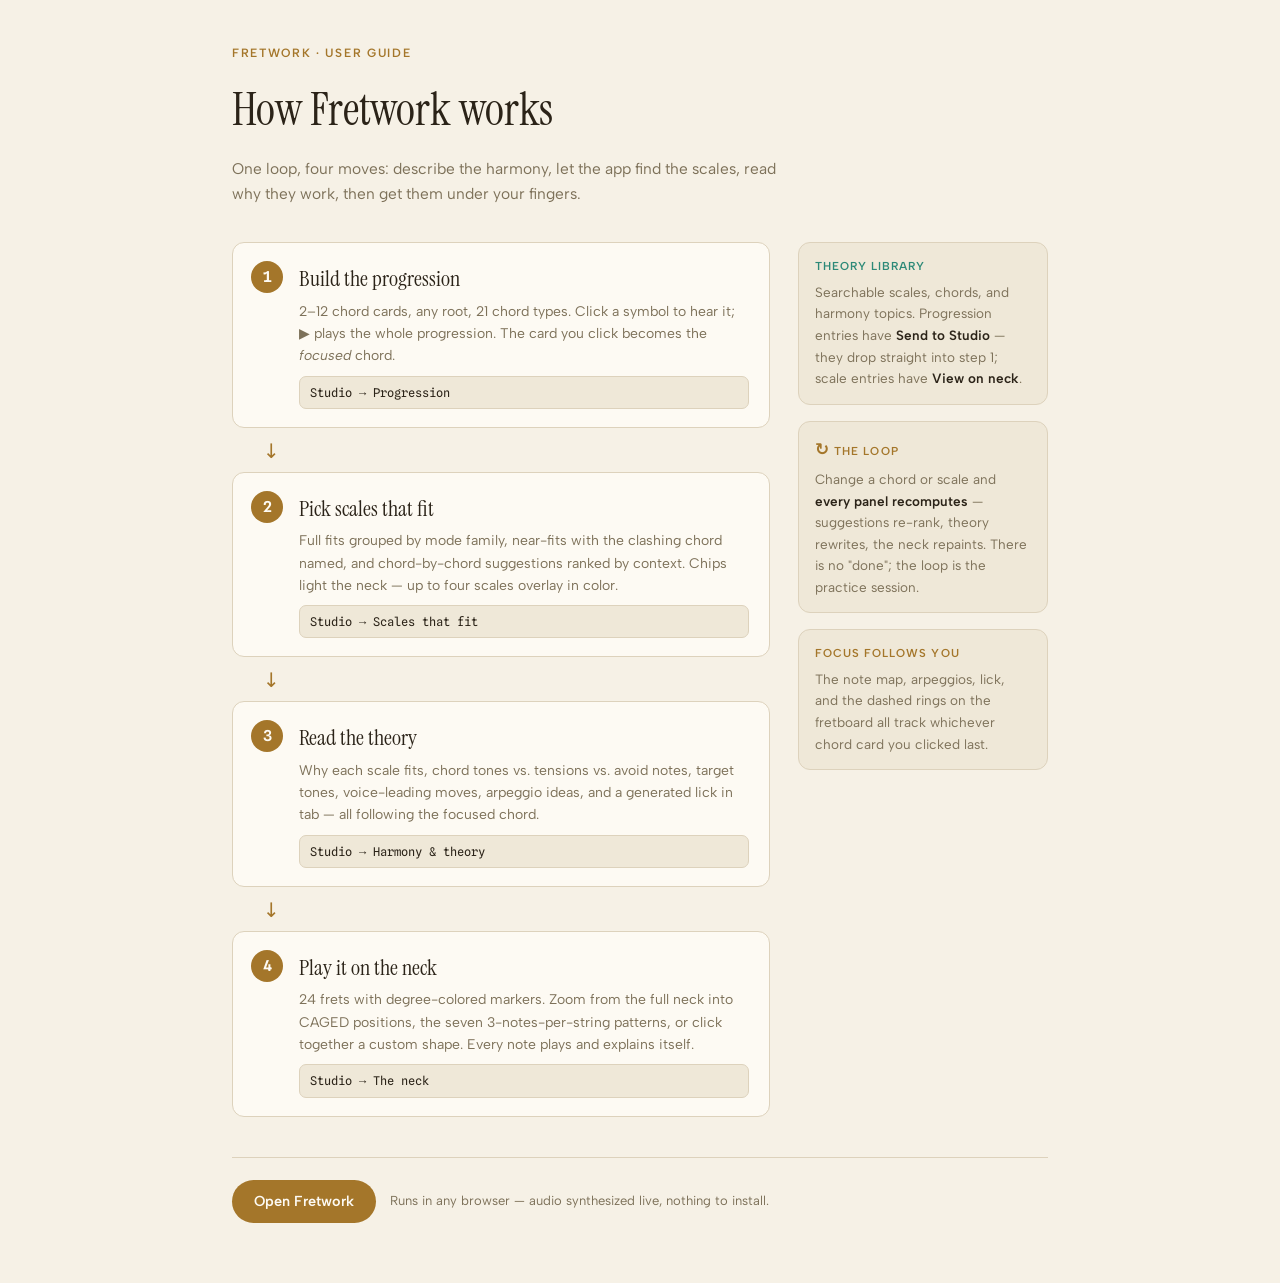
<file: guide.html>
<!doctype html><html lang="en"><head><meta charset="utf-8"><meta name="viewport" content="width=device-width, initial-scale=1"></head><body>
<title>How Fretwork Works</title>
<link rel="stylesheet" href="https://fonts.googleapis.com/css2?family=Instrument+Serif:ital@0;1&family=Albert+Sans:wght@400;500;600&family=Spline+Sans+Mono:wght@400;600&display=swap">
<style>
:root {
  --bg: #f6f1e6; --surface: #fdfaf3; --surface2: #efe8d8;
  --border: #ddd2bc; --ink: #2b2318; --muted: #7d7159;
  --accent: #a4762a; --accent-ink: #fdfaf3; --accent-soft: #a4762a22;
  --teal: #2c8977;
}
@media (prefers-color-scheme: dark) {
  :root:not([data-theme="light"]) {
    --bg: #1e1812; --surface: #292117; --surface2: #352b1d;
    --border: #493b26; --ink: #efe7d4; --muted: #a89a7e;
    --accent: #d9a84e; --accent-ink: #241a0c; --accent-soft: #d9a84e2b;
    --teal: #48b19a;
  }
}
:root[data-theme="dark"] {
  --bg: #1e1812; --surface: #292117; --surface2: #352b1d;
  --border: #493b26; --ink: #efe7d4; --muted: #a89a7e;
  --accent: #d9a84e; --accent-ink: #241a0c; --accent-soft: #d9a84e2b;
  --teal: #48b19a;
}
* { box-sizing: border-box; }
body {
  margin: 0; background: var(--bg); color: var(--ink);
  font-family: 'Albert Sans', system-ui, sans-serif;
  font-size: 15.5px; line-height: 1.6;
}
main { max-width: 860px; margin: 0 auto; padding: 44px 22px 60px; }
.eyebrow {
  font-size: 12px; letter-spacing: 0.14em; text-transform: uppercase;
  color: var(--accent); font-weight: 600; margin: 0 0 10px;
}
h1 {
  font-family: 'Instrument Serif', Georgia, serif; font-weight: 400;
  font-size: clamp(34px, 6vw, 46px); margin: 0 0 10px; text-wrap: balance;
}
.lede { color: var(--muted); max-width: 56ch; margin: 0 0 36px; }
.layout { display: grid; grid-template-columns: minmax(0, 1fr) 250px; gap: 28px; }
@media (max-width: 700px) { .layout { grid-template-columns: 1fr; } }

.flow { list-style: none; margin: 0; padding: 0; }
.step {
  position: relative; background: var(--surface);
  border: 1px solid var(--border); border-radius: 12px;
  padding: 18px 20px 18px 66px;
}
.step + .step { margin-top: 44px; }
.step + .step::before {
  content: '↓'; position: absolute; top: -36px; left: 30px;
  color: var(--accent); font-size: 20px; line-height: 28px;
}
.num {
  position: absolute; left: 18px; top: 18px;
  width: 32px; height: 32px; border-radius: 50%;
  background: var(--accent); color: var(--accent-ink);
  font-family: 'Spline Sans Mono', monospace; font-weight: 600; font-size: 15px;
  display: grid; place-items: center;
}
.step h2 {
  font-family: 'Instrument Serif', Georgia, serif; font-weight: 400;
  font-size: 22px; margin: 0 0 4px;
}
.step p { margin: 0; color: var(--muted); font-size: 14px; }
.step .do {
  display: block; margin-top: 8px; font-family: 'Spline Sans Mono', monospace;
  font-size: 12px; color: var(--ink);
  background: var(--surface2); border: 1px solid var(--border);
  border-radius: 7px; padding: 6px 10px;
}

.notes { display: flex; flex-direction: column; gap: 16px; }
.note {
  border: 1px solid var(--border); border-radius: 12px;
  background: var(--surface2); padding: 14px 16px; font-size: 13.5px;
}
.note h3 {
  margin: 0 0 6px; font-size: 11.5px; font-weight: 600;
  letter-spacing: 0.09em; text-transform: uppercase; color: var(--accent);
}
.note.lib h3 { color: var(--teal); }
.note p { margin: 0; color: var(--muted); }
.note b { color: var(--ink); font-weight: 600; }
.loopglyph { color: var(--accent); font-size: 17px; }

.cta {
  margin-top: 40px; padding-top: 22px; border-top: 1px solid var(--border);
  display: flex; align-items: center; gap: 14px; flex-wrap: wrap;
}
.cta a {
  background: var(--accent); color: var(--accent-ink); text-decoration: none;
  border-radius: 999px; padding: 10px 22px; font-weight: 600; font-size: 14.5px;
}
.cta a:focus-visible { outline: 2px solid var(--ink); outline-offset: 2px; }
.cta span { color: var(--muted); font-size: 13px; }
@media (prefers-reduced-motion: reduce) { * { transition: none !important; } }
</style>

<main>
  <p class="eyebrow">Fretwork · user guide</p>
  <h1>How Fretwork works</h1>
  <p class="lede">One loop, four moves: describe the harmony, let the app find the scales, read why they work, then get them under your fingers.</p>

  <div class="layout">
    <ol class="flow">
      <li class="step">
        <span class="num">1</span>
        <h2>Build the progression</h2>
        <p>2–12 chord cards, any root, 21 chord types. Click a symbol to hear it; ▶ plays the whole progression. The card you click becomes the <em>focused</em> chord.</p>
        <span class="do">Studio → Progression</span>
      </li>
      <li class="step">
        <span class="num">2</span>
        <h2>Pick scales that fit</h2>
        <p>Full fits grouped by mode family, near-fits with the clashing chord named, and chord-by-chord suggestions ranked by context. Chips light the neck — up to four scales overlay in color.</p>
        <span class="do">Studio → Scales that fit</span>
      </li>
      <li class="step">
        <span class="num">3</span>
        <h2>Read the theory</h2>
        <p>Why each scale fits, chord tones vs. tensions vs. avoid notes, target tones, voice-leading moves, arpeggio ideas, and a generated lick in tab — all following the focused chord.</p>
        <span class="do">Studio → Harmony &amp; theory</span>
      </li>
      <li class="step">
        <span class="num">4</span>
        <h2>Play it on the neck</h2>
        <p>24 frets with degree-colored markers. Zoom from the full neck into CAGED positions, the seven 3-notes-per-string patterns, or click together a custom shape. Every note plays and explains itself.</p>
        <span class="do">Studio → The neck</span>
      </li>
    </ol>

    <div class="notes">
      <div class="note lib">
        <h3>Theory library</h3>
        <p>Searchable scales, chords, and harmony topics. Progression entries have <b>Send to Studio</b> — they drop straight into step 1; scale entries have <b>View on neck</b>.</p>
      </div>
      <div class="note">
        <h3><span class="loopglyph">↻</span> The loop</h3>
        <p>Change a chord or scale and <b>every panel recomputes</b> — suggestions re-rank, theory rewrites, the neck repaints. There is no "done"; the loop is the practice session.</p>
      </div>
      <div class="note">
        <h3>Focus follows you</h3>
        <p>The note map, arpeggios, lick, and the dashed rings on the fretboard all track whichever chord card you clicked last.</p>
      </div>
    </div>
  </div>

  <div class="cta">
    <a href="https://diazjulio9290.github.io/fretwork/">Open Fretwork</a>
    <span>Runs in any browser — audio synthesized live, nothing to install.</span>
  </div>
</main>
</body></html>
</file>
